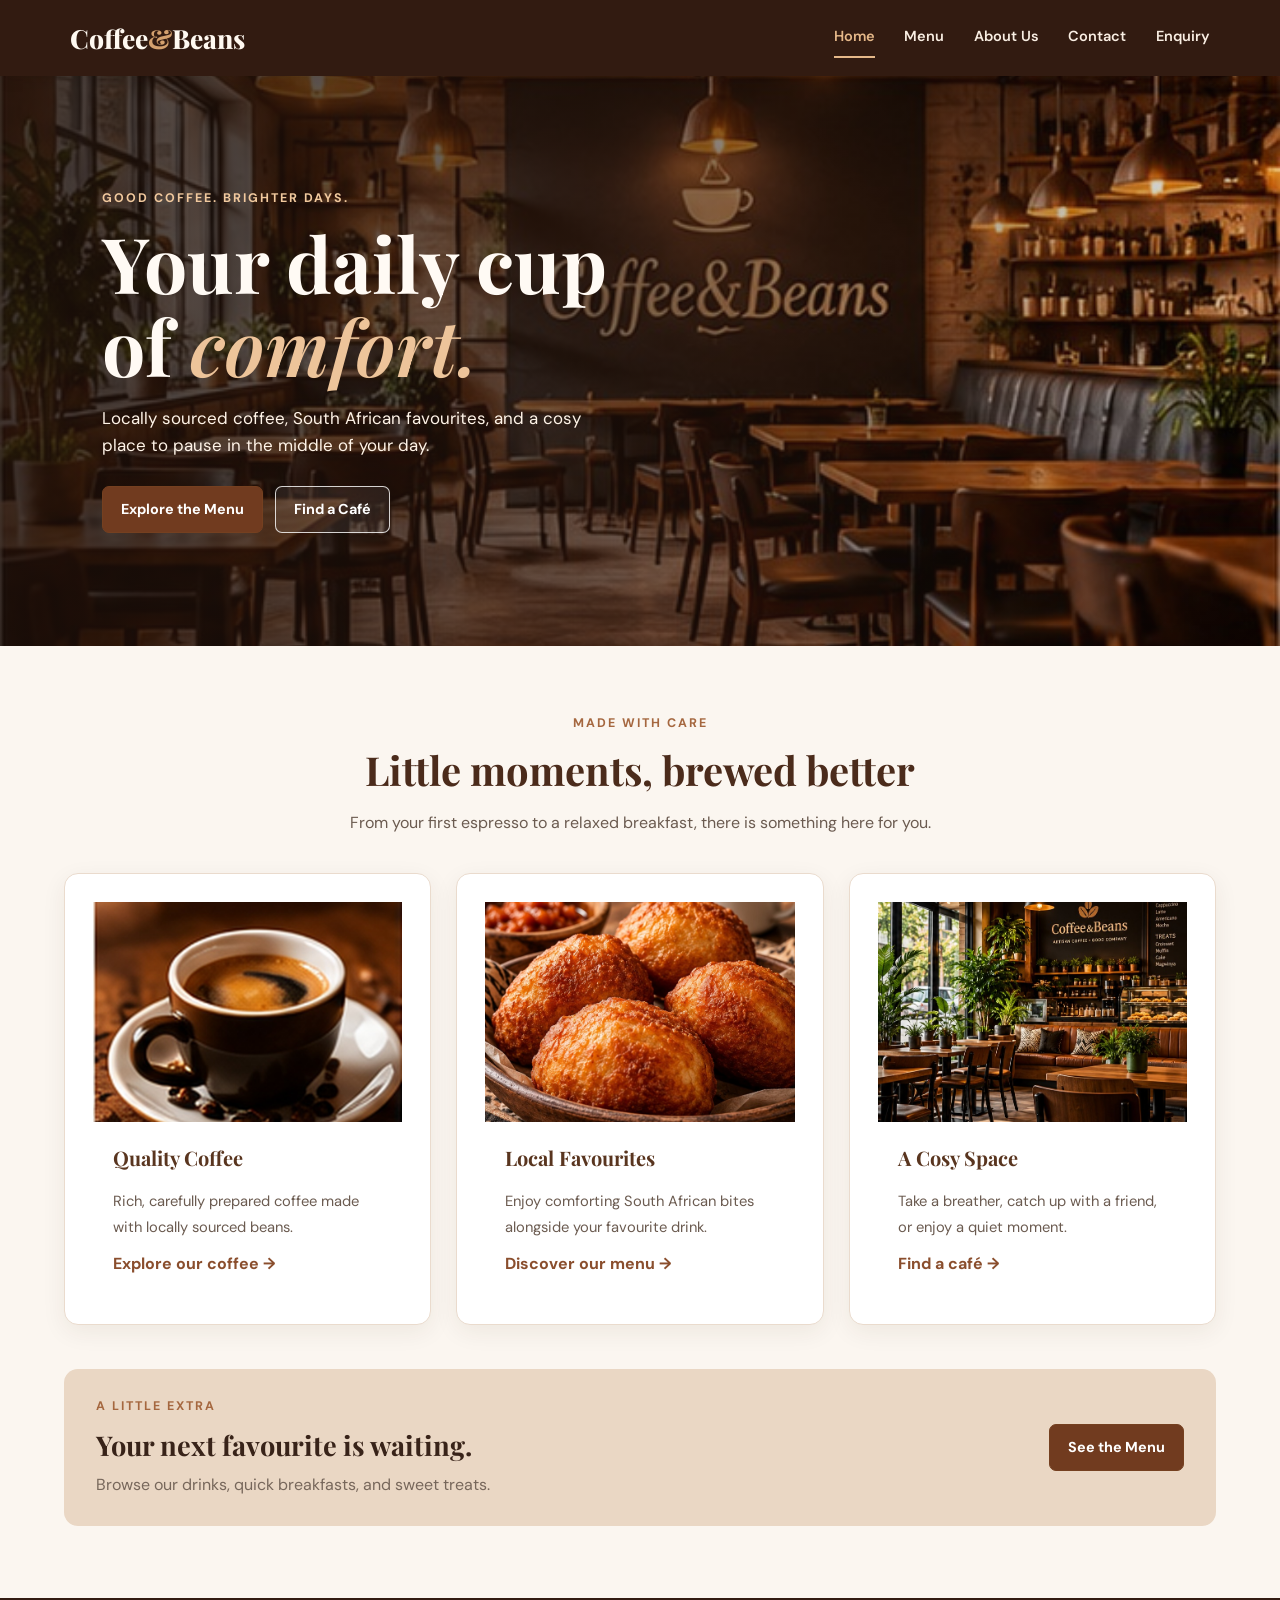
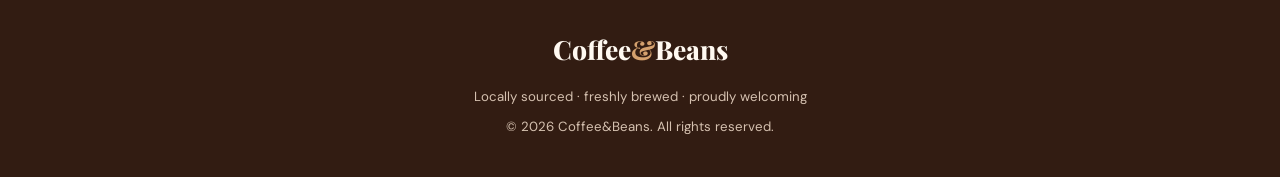
<file: index.html>
<!DOCTYPE html>
<html lang="en">

<head>
    <meta charset="UTF-8">
    <meta name="viewport" content="width=device-width, initial-scale=1.0">

    <title>Coffee&Beans | Home</title>

    <!-- Main stylesheet -->
    <link rel="stylesheet" href="css/style.css">
</head>

<body>

    <!-- ================= HEADER ================= -->

    <header class="site-header">

        <a class="logo" href="index.html">
            Coffee<span>&</span>Beans
        </a>

        <nav class="nav-links" aria-label="Main navigation">
            <a class="current" href="index.html">Home</a>
            <a href="menu.html">Menu</a>
            <a href="about_us.html">About Us</a>
            <a href="contact_us.html">Contact</a>
            <a href="enquiry.html">Enquiry</a>
        </nav>

    </header>


    <main>

        <!-- ================= HERO SECTION ================= -->

        <section class="hero">

            <div class="hero-content">

                <p class="eyebrow">
                    GOOD COFFEE. BRIGHTER DAYS.
                </p>

                <h1>
                    Your daily cup<br>
                    of <em>comfort.</em>
                </h1>

                <p class="hero-text">
                    Locally sourced coffee, South African favourites,
                    and a cosy place to pause in the middle of your day.
                </p>

                <div class="hero-buttons">

                    <a class="btn" href="menu.html">
                        Explore the Menu
                    </a>

                    <a class="btn btn-outline" href="contact_us.html">
                        Find a Café
                    </a>

                </div>

            </div>

        </section>


        <!-- ================= FEATURED SECTION ================= -->

        <section class="section container">

            <div class="section-heading">

                <p class="eyebrow">
                    MADE WITH CARE
                </p>

                <h2>Little moments, brewed better</h2>

                <p>
                    From your first espresso to a relaxed breakfast,
                    there is something here for you.
                </p>

            </div>


            <!-- FEATURE CARD GRID -->

            <div class="feature-grid">


                <!-- FEATURE 1: ESPRESSO -->

                <article class="feature-card">

                    <img
                        src="images/espresso.jpg"
                        alt="A freshly prepared cup of espresso"
                        loading="lazy"
                    >

                    <div class="feature-copy">

                        <h3>Quality Coffee</h3>

                        <p>
                            Rich, carefully prepared coffee made
                            with locally sourced beans.
                        </p>

                        <a href="menu.html" class="text-link">
                            Explore our coffee &rarr;
                        </a>

                    </div>

                </article>


                <!-- FEATURE 2: MAGWINYA -->

                <article class="feature-card">

                    <img
                        src="images/magwinya.jpg"
                        alt="Traditional South African magwinya"
                        loading="lazy"
                    >

                    <div class="feature-copy">

                        <h3>Local Favourites</h3>

                        <p>
                            Enjoy comforting South African bites
                            alongside your favourite drink.
                        </p>

                        <a href="menu.html" class="text-link">
                            Discover our menu &rarr;
                        </a>

                    </div>

                </article>


                <!-- FEATURE 3: CAFE INTERIOR -->

                <article class="feature-card">

                    <img
                        src="images/greencoffeeshop.jpg"
                        alt="A warm and welcoming coffee shop interior"
                        loading="lazy"
                    >

                    <div class="feature-copy">

                        <h3>A Cosy Space</h3>

                        <p>
                            Take a breather, catch up with a friend,
                            or enjoy a quiet moment.
                        </p>

                        <a href="contact_us.html" class="text-link">
                            Find a café &rarr;
                        </a>

                    </div>

                </article>


            </div>


            <!-- ================= PROMOTION ================= -->

            <div class="promo-strip">

                <div class="promo-copy">

                    <p class="eyebrow">
                        A LITTLE EXTRA
                    </p>

                    <h2>Your next favourite is waiting.</h2>

                    <p>
                        Browse our drinks, quick breakfasts,
                        and sweet treats.
                    </p>

                </div>

                <a class="btn" href="menu.html">
                    See the Menu
                </a>

            </div>


        </section>

    </main>


    <!-- ================= FOOTER ================= -->

    <footer class="site-footer">

        <a class="logo" href="index.html">
            Coffee<span>&</span>Beans
        </a>

        <p>
            Locally sourced &middot;
            freshly brewed &middot;
            proudly welcoming
        </p>

        <p>
            &copy; <span id="year">2026</span>
            Coffee&Beans. All rights reserved.
        </p>

    </footer>


    <!-- Automatically updates the copyright year -->

    <script>
        document.getElementById("year").textContent =
            new Date().getFullYear();
    </script>
<script src="js/script.js" defer></script>
</body>

</html>
</file>
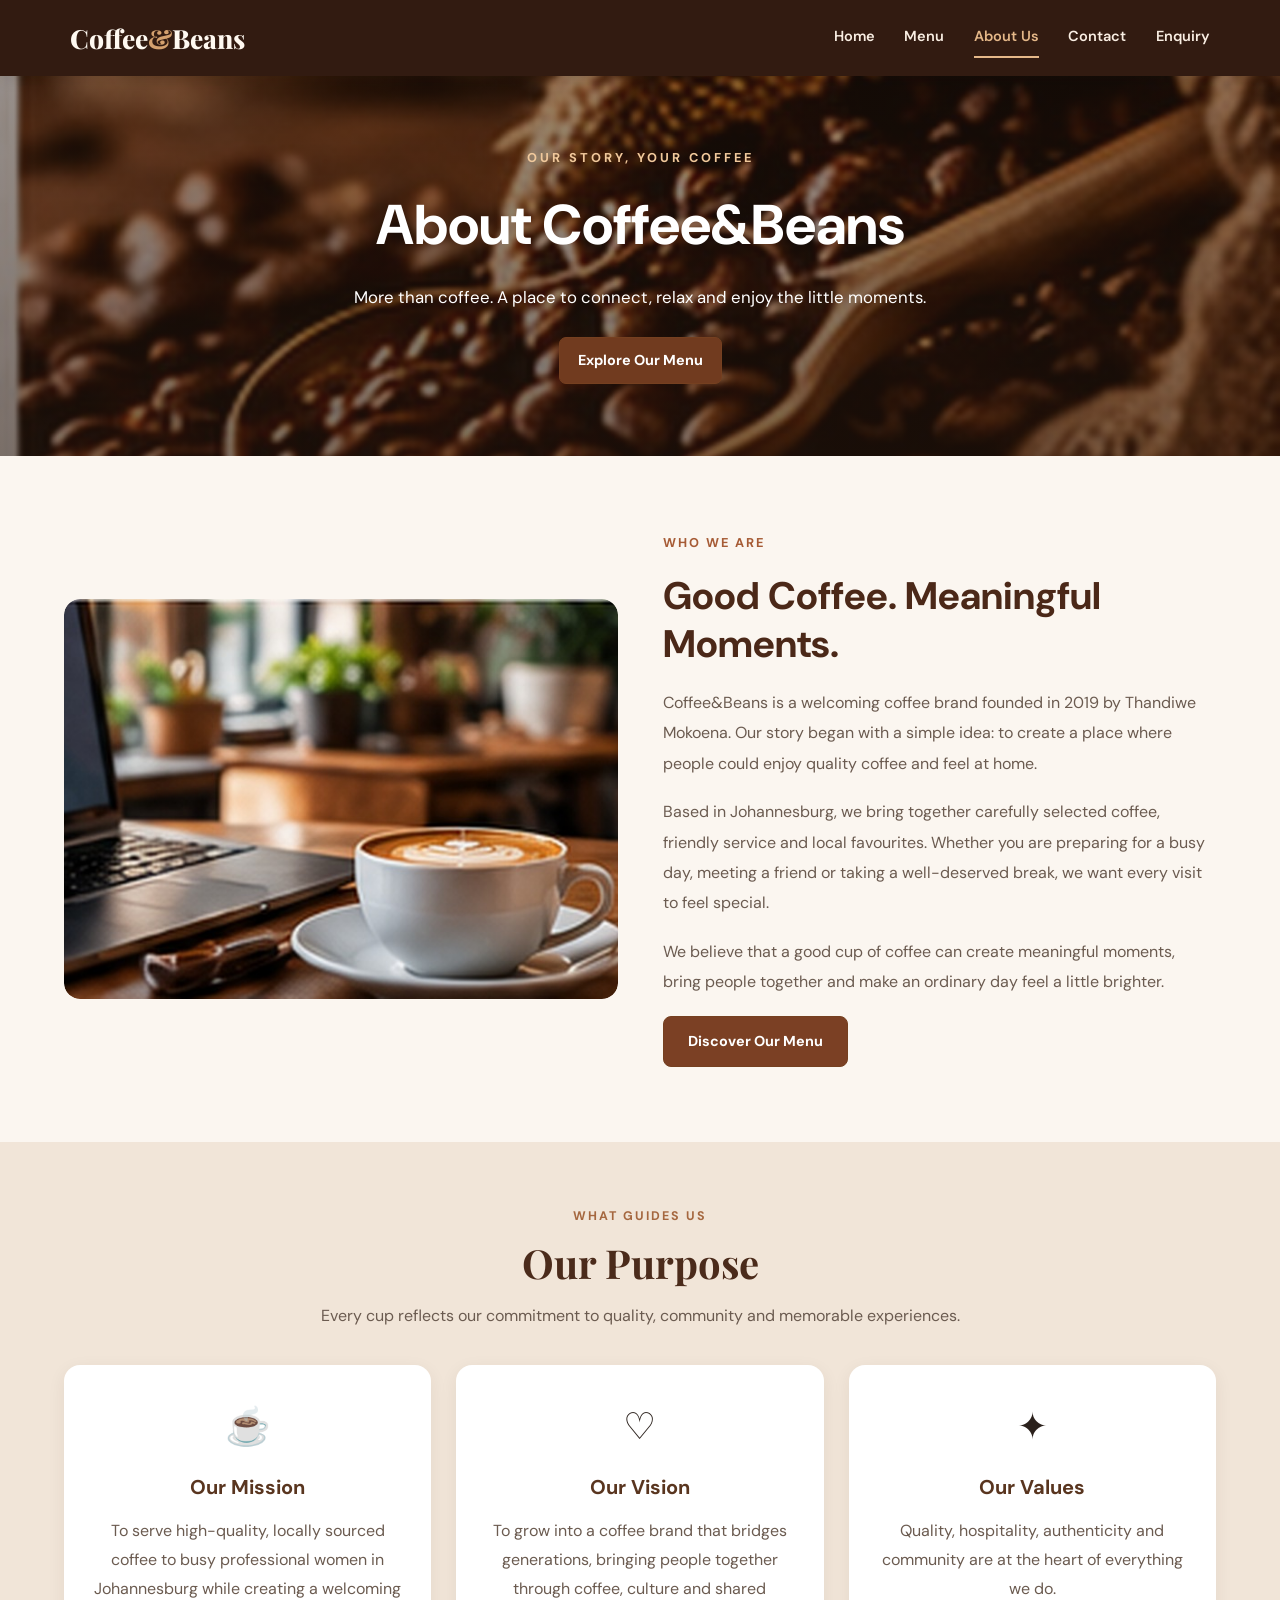
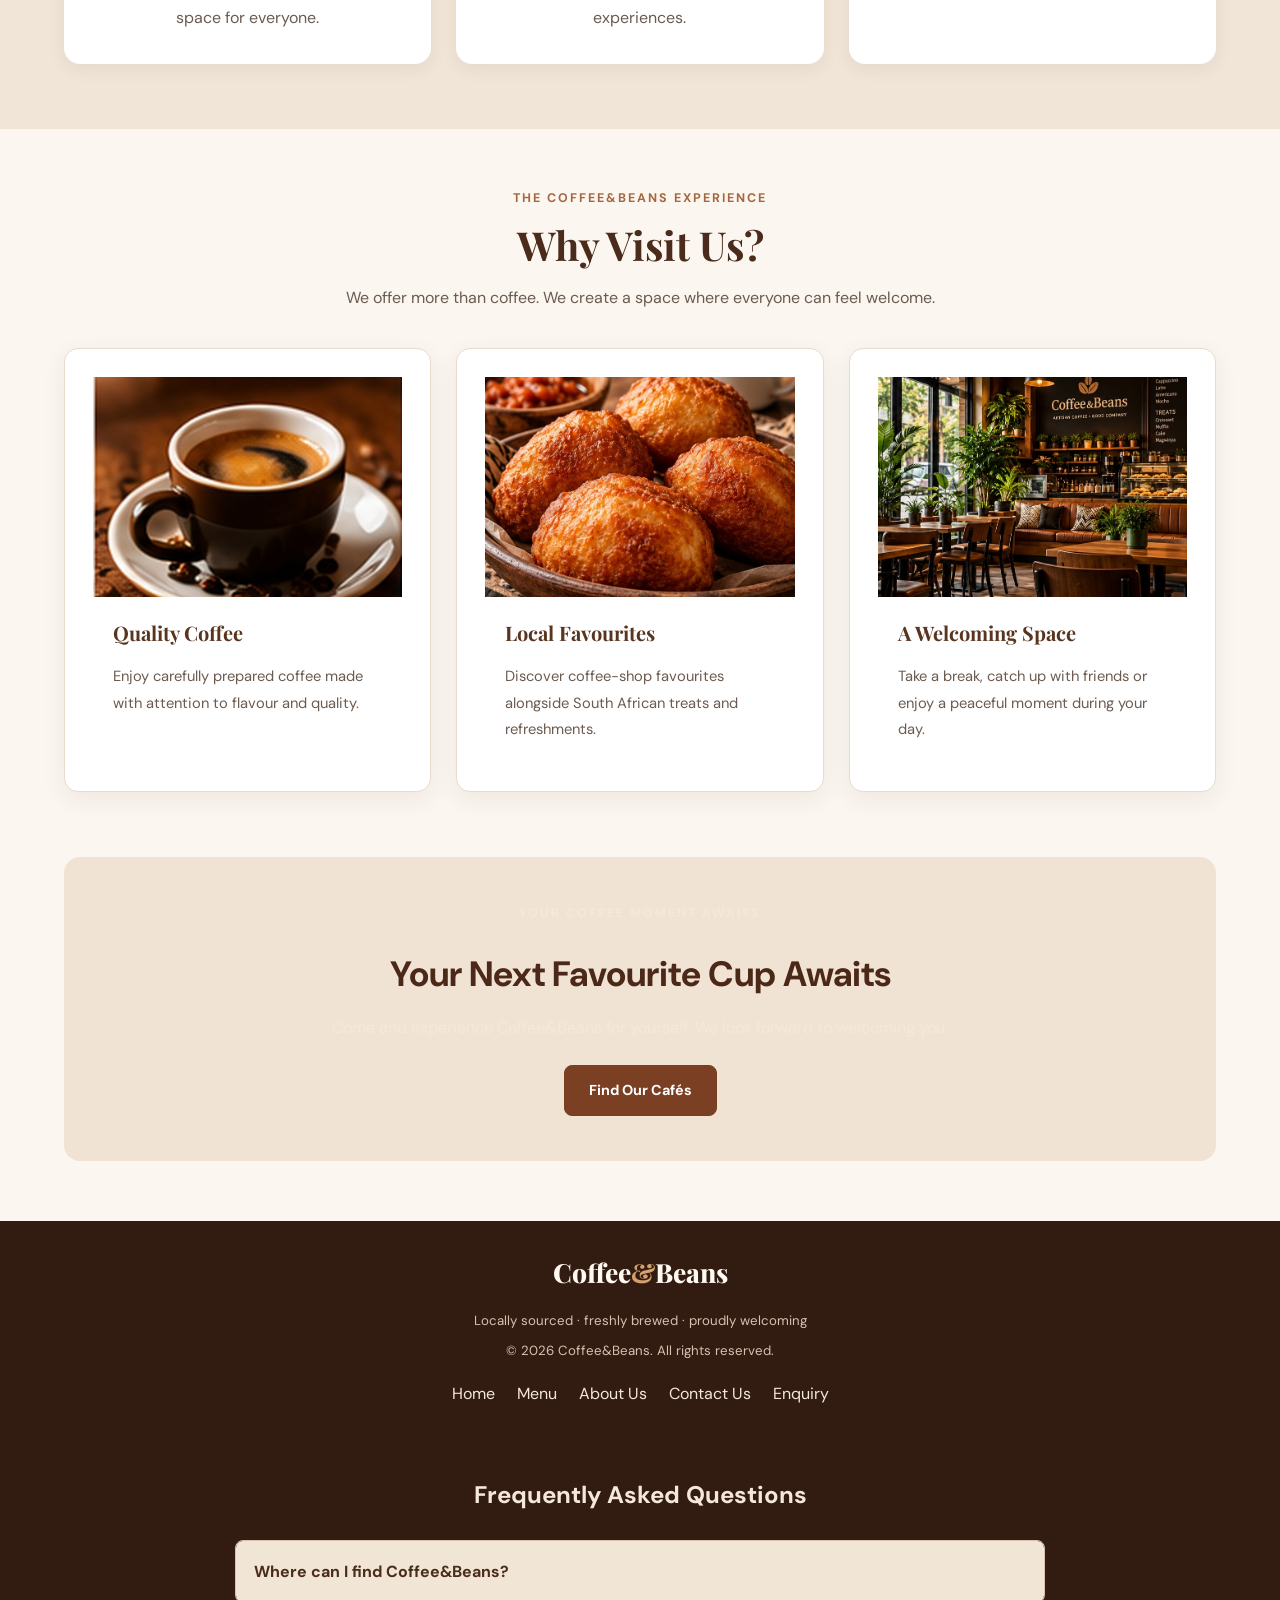
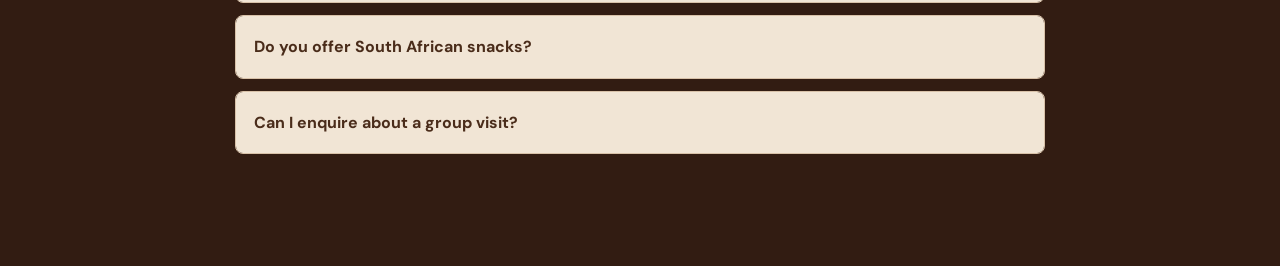
<file: about_us.html>
<!DOCTYPE html>
<html lang="en">

<head>
    <meta charset="UTF-8">
    <meta name="viewport" content="width=device-width, initial-scale=1.0">

    <title>About Us | Coffee&Beans</title>

    <link rel="stylesheet" href="css/style.css">
</head>

<body>

    <!-- Navigation -->
    <header class="site-header">

        <a href="index.html" class="logo">
            Coffee<span>&</span>Beans
        </a>

        <nav class="nav-links" aria-label="Main navigation">
            <a href="index.html">Home</a>
            <a href="menu.html">Menu</a>
            <a href="about_us.html" class="current">About Us</a>
            <a href="contact_us.html">Contact</a>
            <a href="enquiry.html">Enquiry</a>
        </nav>

    </header>

    <main>

        <!-- ABOUT US BANNER IMAGE -->
        <section class="about-hero">

            <div class="about-hero-overlay">

                <p class="eyebrow">OUR STORY, YOUR COFFEE</p>

                <h1>About Coffee&Beans</h1>

                <p>
                    More than coffee. A place to connect,
                    relax and enjoy the little moments.
                </p>

                <a href="menu.html" class="btn">
                    Explore Our Menu
                </a>

            </div>

        </section>


        <!-- INTRODUCTION WITH MAIN ABOUT IMAGE -->
        <section class="about-intro page-container">

            <div class="about-image">

                <img
                    src="images/about.jpg"
                    alt="The warm and welcoming Coffee&Beans café"
                >

            </div>

            <div class="about-text">

                <p class="eyebrow">WHO WE ARE</p>

                <h2>Good Coffee. Meaningful Moments.</h2>

                <p>
                    Coffee&Beans is a welcoming coffee brand founded
                    in 2019 by Thandiwe Mokoena. Our story began with
                    a simple idea: to create a place where people
                    could enjoy quality coffee and feel at home.
                </p>

                <p>
                    Based in Johannesburg, we bring together carefully
                    selected coffee, friendly service and local
                    favourites. Whether you are preparing for a busy
                    day, meeting a friend or taking a well-deserved
                    break, we want every visit to feel special.
                </p>

                <p>
                    We believe that a good cup of coffee can create
                    meaningful moments, bring people together and
                    make an ordinary day feel a little brighter.
                </p>

                <a href="menu.html" class="btn">
                    Discover Our Menu
                </a>

            </div>

        </section>


        <!-- MISSION, VISION AND VALUES -->
        <section class="mission-section">

            <div class="page-container">

                <div class="section-heading">

                    <p class="eyebrow">WHAT GUIDES US</p>

                    <h2>Our Purpose</h2>

                    <p>
                        Every cup reflects our commitment to quality,
                        community and memorable experiences.
                    </p>

                </div>

                <div class="purpose-grid">

                    <article class="purpose-card">

                        <div class="purpose-icon" aria-hidden="true">
                            &#9749;
                        </div>

                        <h3>Our Mission</h3>

                        <p>
                            To serve high-quality, locally sourced
                            coffee to busy professional women in
                            Johannesburg while creating a welcoming
                            space for everyone.
                        </p>

                    </article>


                    <article class="purpose-card">

                        <div class="purpose-icon" aria-hidden="true">
                            &#9825;
                        </div>

                        <h3>Our Vision</h3>

                        <p>
                            To grow into a coffee brand that bridges
                            generations, bringing people together
                            through coffee, culture and shared
                            experiences.
                        </p>

                    </article>


                    <article class="purpose-card">

                        <div class="purpose-icon" aria-hidden="true">
                            &#10022;
                        </div>

                        <h3>Our Values</h3>

                        <p>
                            Quality, hospitality, authenticity and
                            community are at the heart of everything
                            we do.
                        </p>

                    </article>

                </div>

            </div>

        </section>


        <!-- WHAT MAKES US SPECIAL -->
        <section class="about-features page-container">

            <div class="section-heading">

                <p class="eyebrow">THE COFFEE&BEANS EXPERIENCE</p>

                <h2>Why Visit Us?</h2>

                <p>
                    We offer more than coffee. We create a space
                    where everyone can feel welcome.
                </p>

            </div>


            <div class="feature-grid">

                <article class="feature-card">

                    <img
                        src="images/espresso.jpg"
                        alt="A freshly prepared cup of espresso"
                    >

                    <div class="feature-copy">

                        <h3>Quality Coffee</h3>

                        <p>
                            Enjoy carefully prepared coffee made
                            with attention to flavour and quality.
                        </p>

                    </div>

                </article>


                <article class="feature-card">

                    <img
                        src="images/magwinya.jpg"
                        alt="Traditional South African magwinya"
                    >

                    <div class="feature-copy">

                        <h3>Local Favourites</h3>

                        <p>
                            Discover coffee-shop favourites alongside
                            South African treats and refreshments.
                        </p>

                    </div>

                </article>


                <article class="feature-card">

                    <img
                        src="images/greencoffeeshop.jpg"
                        alt="A welcoming coffee shop interior"
                    >

                    <div class="feature-copy">

                        <h3>A Welcoming Space</h3>

                        <p>
                            Take a break, catch up with friends
                            or enjoy a peaceful moment during your day.
                        </p>

                    </div>

                </article>

            </div>


            <!-- CALL TO ACTION -->
            <div class="about-cta">

                <p class="eyebrow">YOUR COFFEE MOMENT AWAITS</p>

                <h2>Your Next Favourite Cup Awaits</h2>

                <p>
                    Come and experience Coffee&Beans for yourself.
                    We look forward to welcoming you.
                </p>

                <a href="contact_us.html" class="btn">
                    Find Our Cafés
                </a>

            </div>

        </section>

    </main>


    <!-- FOOTER -->
    <footer class="site-footer">

        <a href="index.html" class="logo">
            Coffee<span>&</span>Beans
        </a>

        <p>
            Locally sourced &middot; freshly brewed
            &middot; proudly welcoming
        </p>

        <p>
            &copy; <span id="year">2026</span>
            Coffee&Beans. All rights reserved.
        </p>

        <div class="footer-links">

            <a href="index.html">Home</a>
            <a href="menu.html">Menu</a>
            <a href="about_us.html">About Us</a>
            <a href="contact_us.html">Contact Us</a>
            <a href="enquiry.html">Enquiry</a>

        </div>
        <section class="faq-section">

    <h2>Frequently Asked Questions</h2>

    <div class="faq-item">

        <button
            type="button"
            class="faq-question"
            aria-expanded="false"
        >
            Where can I find Coffee&Beans?
        </button>

        <div class="faq-answer" hidden>
            <p>
                Coffee&Beans has cafés in Braamfontein
                and Melville, Johannesburg.
            </p>
        </div>

    </div>

    <div class="faq-item">

        <button
            type="button"
            class="faq-question"
            aria-expanded="false"
        >
            Do you offer South African snacks?
        </button>

        <div class="faq-answer" hidden>
            <p>
                Yes. Our menu includes magwinya and
                other light meals.
            </p>
        </div>

    </div>

    <div class="faq-item">

        <button
            type="button"
            class="faq-question"
            aria-expanded="false"
        >
            Can I enquire about a group visit?
        </button>

        <div class="faq-answer" hidden>
            <p>
                Yes. Please use our enquiry form to tell
                us about your group and requirements.
            </p>
        </div>

    </div>

</section>

    </footer>


    <!-- AUTOMATICALLY UPDATE COPYRIGHT YEAR -->
    <script>
        document.getElementById("year").textContent =
            new Date().getFullYear();
    </script>
<script src="js/script.js" defer></script>
</body>

</html>
</file>
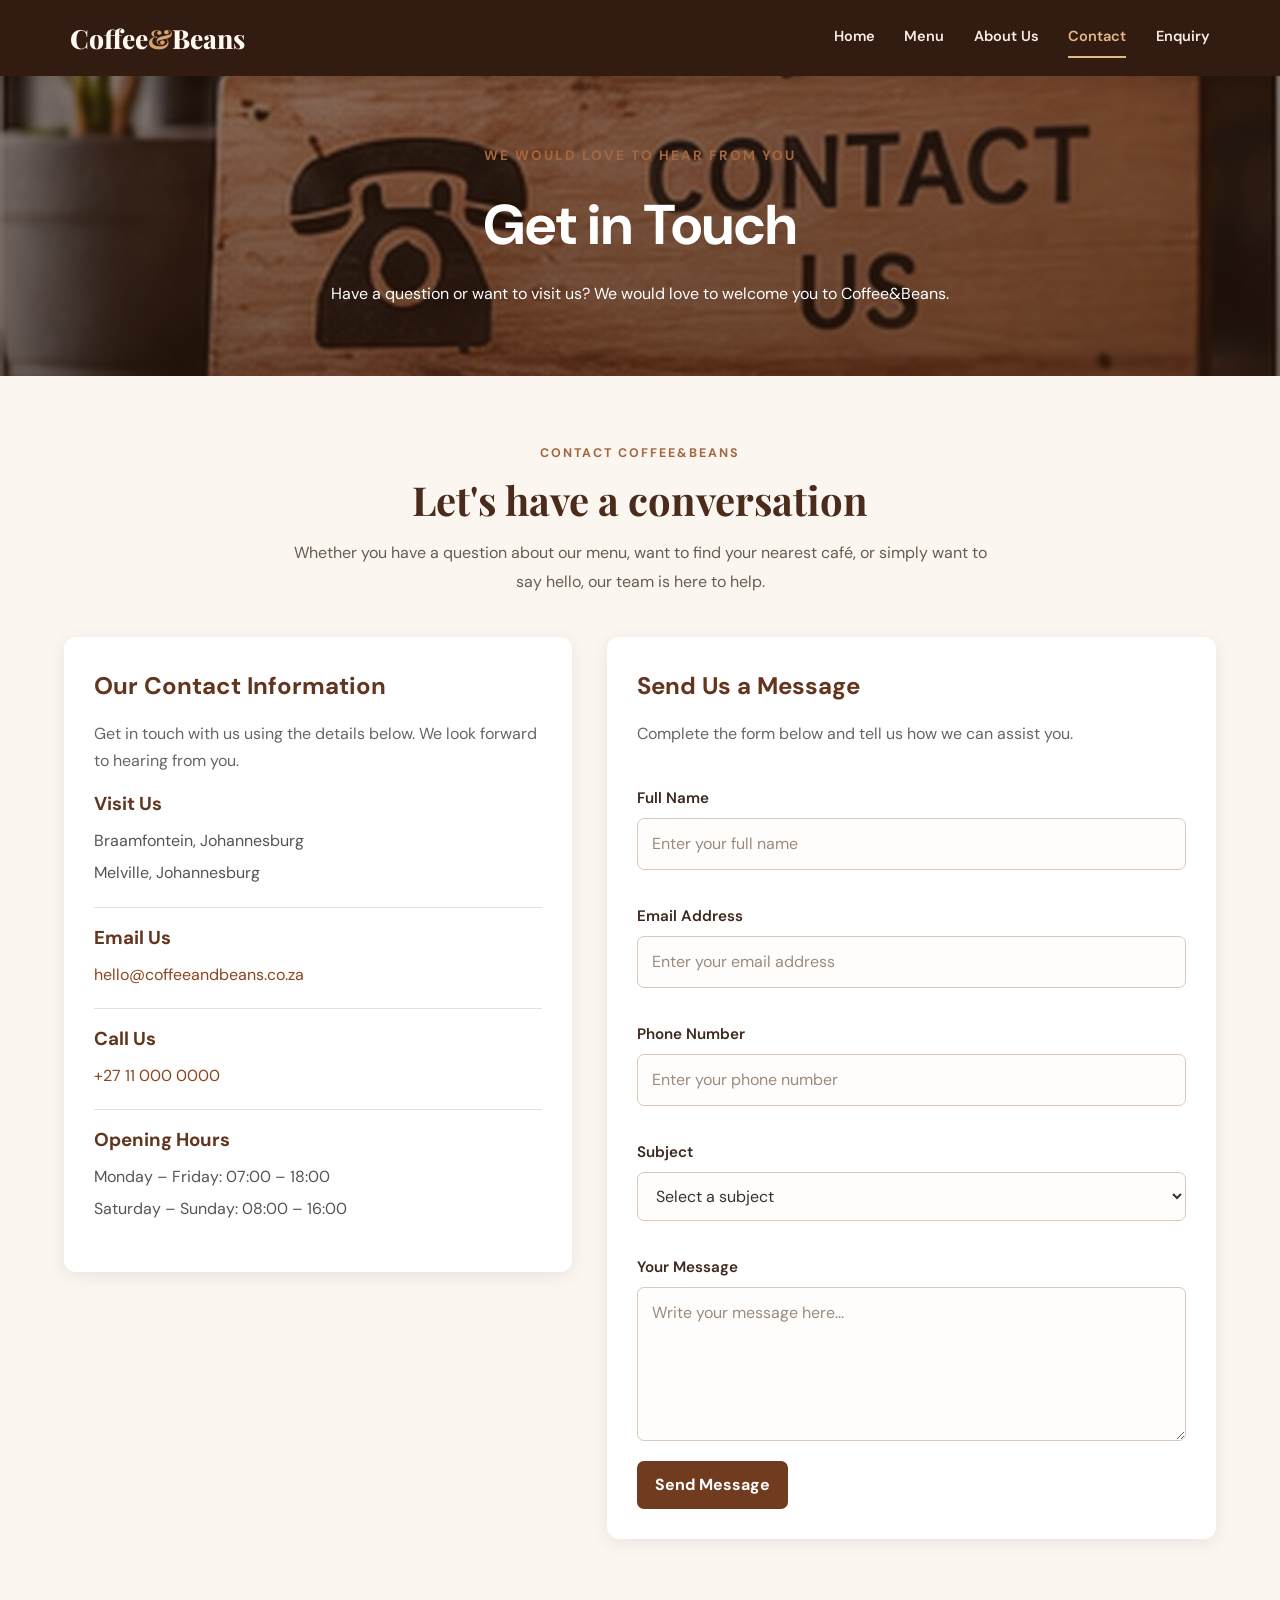
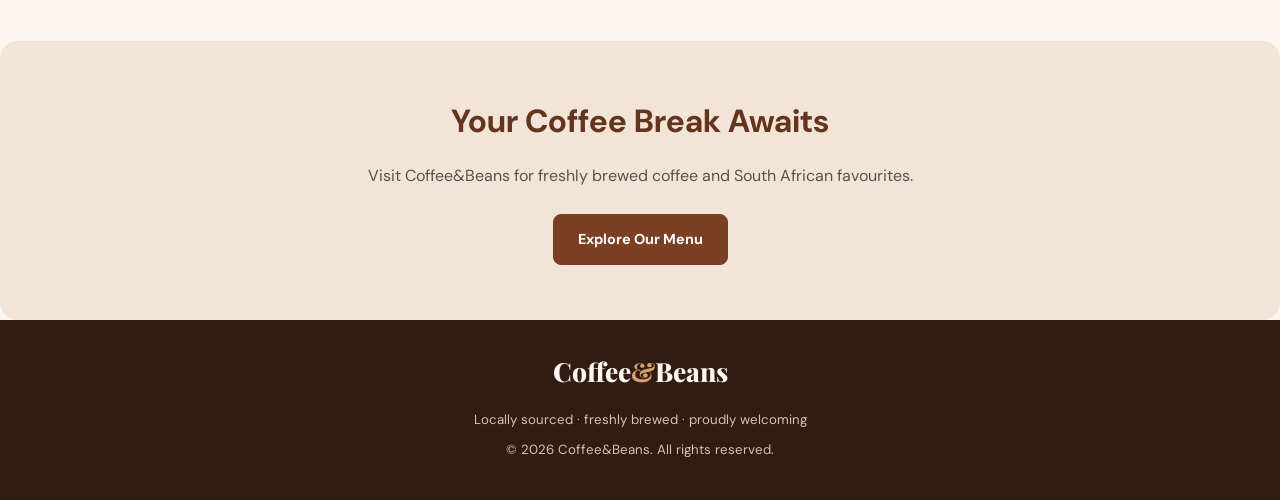
<file: contact_us.html>
<!DOCTYPE html>
<html lang="en">
<head>
    <meta charset="UTF-8">
    <meta name="viewport" content="width=device-width, initial-scale=1.0">

    <title>Coffee&Beans | Contact Us</title>

    <link rel="stylesheet" href="css/style.css">
</head>

<body>

    <!-- Website Navigation -->
    <header class="site-header">

        <a class="logo" href="index.html">
            Coffee<span>&</span>Beans
        </a>

        <nav class="nav-links" aria-label="Main navigation">
            <a href="index.html">Home</a>
            <a href="menu.html">Menu</a>
            <a href="about_us.html">About Us</a>
            <a class="current" href="contact_us.html">Contact</a>
            <a href="enquiry.html">Enquiry</a>
        </nav>

    </header>

    <main>

        <!-- Contact Banner -->
        <section class="contact-banner">

            <div class="contact-banner-content">

                <p class="eyebrow">WE WOULD LOVE TO HEAR FROM YOU</p>

                <h1>Get in Touch</h1>

                <p>
                    Have a question or want to visit us?
                    We would love to welcome you to Coffee&Beans.
                </p>

            </div>

        </section>

        <!-- Contact Introduction -->
        <section class="section container">

            <div class="section-heading">

                <p class="eyebrow">CONTACT COFFEE&BEANS</p>

                <h2>Let's have a conversation</h2>

                <p>
                    Whether you have a question about our menu,
                    want to find your nearest café, or simply want
                    to say hello, our team is here to help.
                </p>

            </div>

            <div class="contact-layout">

                <!-- Contact Information -->
                <div class="contact-information">

                    <h2>Our Contact Information</h2>

                    <p>
                        Get in touch with us using the details below.
                        We look forward to hearing from you.
                    </p>

                    <div class="contact-detail">

                        <h3>Visit Us</h3>

                        <p>
                            Braamfontein, Johannesburg
                        </p>

                        <p>
                            Melville, Johannesburg
                        </p>

                    </div>

                    <div class="contact-detail">

                        <h3>Email Us</h3>

                        <p>
                            <a href="mailto:hello@coffeeandbeans.co.za">
                                hello@coffeeandbeans.co.za
                            </a>
                        </p>

                    </div>

                    <div class="contact-detail">

                        <h3>Call Us</h3>

                        <p>
                            <a href="tel:+27110000000">
                                +27 11 000 0000
                            </a>
                        </p>

                    </div>

                    <div class="contact-detail">

                        <h3>Opening Hours</h3>

                        <p>Monday – Friday: 07:00 – 18:00</p>

                        <p>Saturday – Sunday: 08:00 – 16:00</p>

                    </div>

                </div>

                <!-- Contact Form -->
                <div class="contact-form-card">

                    <h2>Send Us a Message</h2>

                    <p>
                        Complete the form below and tell us how
                        we can assist you.
                    </p>

                    <form action="#" method="get">

                        <div class="form-group">

                            <label for="full-name">Full Name</label>

                            <input
                                type="text"
                                id="full-name"
                                name="full_name"
                                placeholder="Enter your full name"
                                required
                            >

                        </div>

                        <div class="form-group">

                            <label for="email">Email Address</label>

                            <input
                                type="email"
                                id="email"
                                name="email"
                                placeholder="Enter your email address"
                                required
                            >

                        </div>

                        <div class="form-group">

                            <label for="phone">Phone Number</label>

                            <input
                                type="tel"
                                id="phone"
                                name="phone"
                                placeholder="Enter your phone number"
                            >

                        </div>

                        <div class="form-group">

                            <label for="subject">Subject</label>

                            <select id="subject" name="subject" required>

                                <option value="">Select a subject</option>

                                <option value="menu">Menu Enquiry</option>

                                <option value="locations">Café Locations</option>

                                <option value="feedback">Feedback</option>

                                <option value="complaint">Complaint</option>

                                <option value="other">Other</option>

                            </select>

                        </div>

                        <div class="form-group">

                            <label for="message">Your Message</label>

                            <textarea
                                id="message"
                                name="message"
                                rows="5"
                                placeholder="Write your message here..."
                                required
                            ></textarea>

                        </div>
                        <p
    id="contactResponse"
    role="status"
    aria-live="polite"
    style="display: none;"
></p>

                        <button type="submit" class="btn">
                            Send Message
                        </button>

                    </form>

                </div>

            </div>

        </section>

        <!-- Closing Banner -->
        <section class="contact-cta">

            <h2>Your Coffee Break Awaits</h2>

            <p>
                Visit Coffee&Beans for freshly brewed coffee
                and South African favourites.
            </p>

            <a href="menu.html" class="btn">
                Explore Our Menu
            </a>

        </section>

    </main>

    <!-- Website Footer -->
    <footer class="site-footer">

        <a class="logo" href="index.html">
            Coffee<span>&</span>Beans
        </a>

        <p>
            Locally sourced · freshly brewed · proudly welcoming
        </p>

        <p>
            &copy; <span id="year">2026</span>
            Coffee&Beans. All rights reserved.
        </p>

    </footer>

    <script>
        document.getElementById("year").textContent =
            new Date().getFullYear();
    </script>
<script src="js/script.js" defer></script>
</body>
</html>
</file>
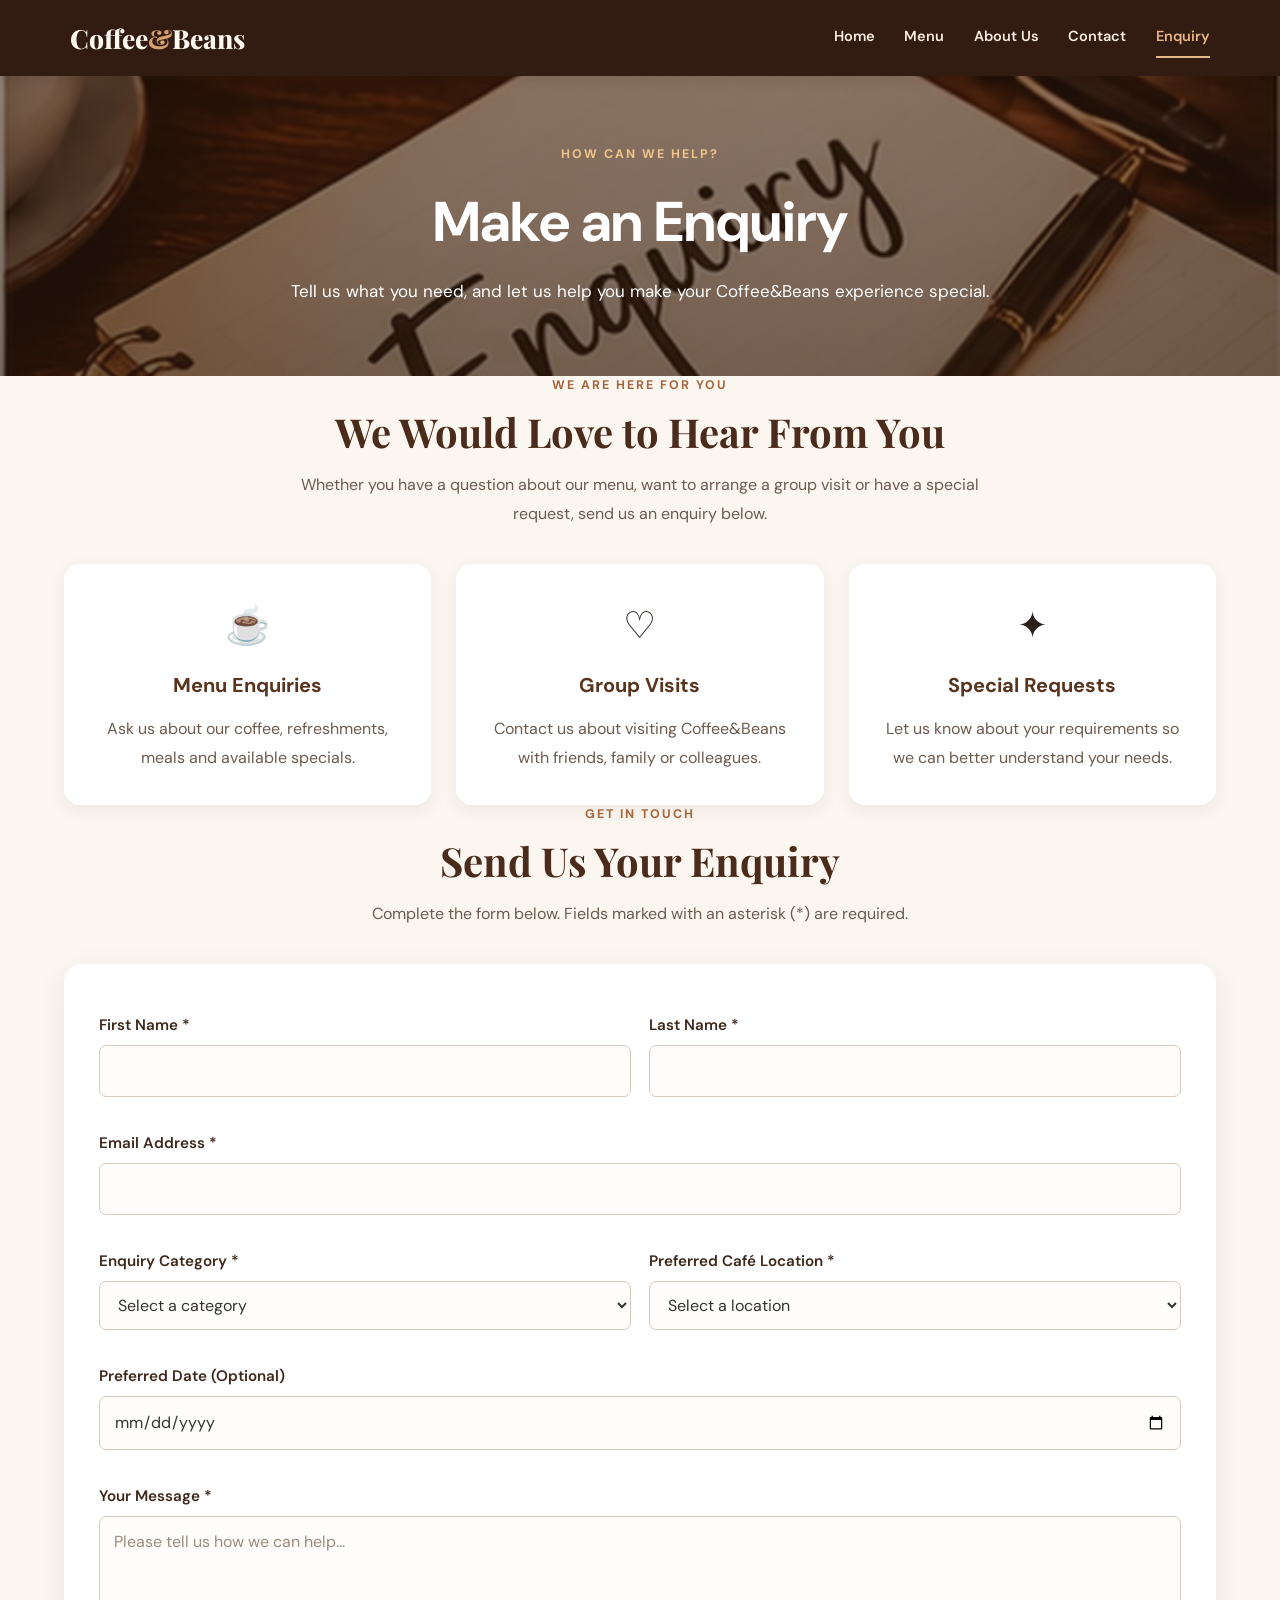
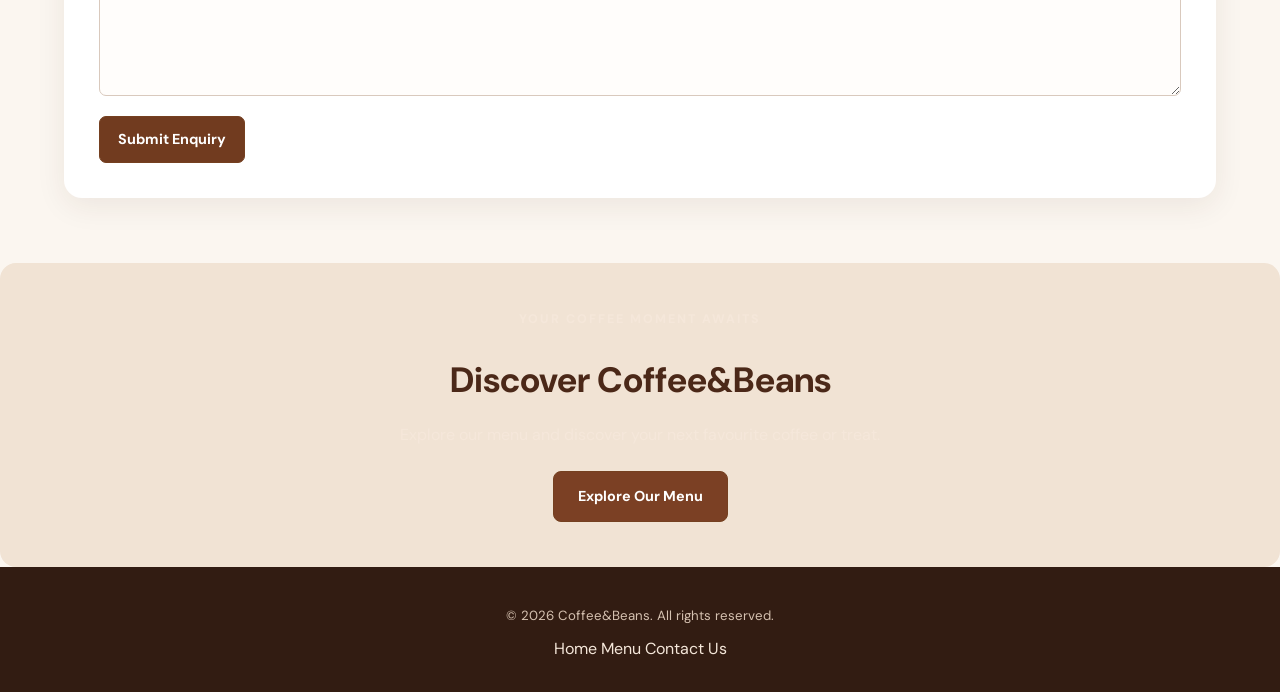
<file: enquiry.html>
<!DOCTYPE html>
<html lang="en">

<head>
    <meta charset="UTF-8">
    <meta name="viewport" content="width=device-width, initial-scale=1.0">

    <title>Enquiries | Coffee&Beans</title>

    <meta name="description" content="Contact Coffee&Beans with questions about our menu, café locations, group visits and special requests.">

    <link rel="stylesheet" href="css/style.css">
</head>

<body>

    <!-- NAVIGATION -->
    <header class="site-header">

        <a href="index.html" class="logo">
            Coffee<span>&</span>Beans
        </a>

        <nav class="nav-links" aria-label="Main navigation">
            <a href="index.html">Home</a>
            <a href="menu.html">Menu</a>
            <a href="about_us.html">About Us</a>
            <a href="contact.html">Contact</a>
            <a href="enquiry.html" class="current" aria-current="page">Enquiry</a>
        </nav>

    </header>

    <main>

        <!-- ENQUIRY BANNER -->
        <section class="inner-banner enquiry-banner">

            <div class="inner-banner-content">

                <p class="eyebrow">HOW CAN WE HELP?</p>

                <h1>Make an Enquiry</h1>

                <p>
                    Tell us what you need, and let us help you
                    make your Coffee&Beans experience special.
                </p>

            </div>

        </section>


        <!-- ENQUIRY INTRODUCTION -->
        <section class="page-container">

            <div class="section-heading">

                <p class="eyebrow">WE ARE HERE FOR YOU</p>

                <h2>We Would Love to Hear From You</h2>

                <p>
                    Whether you have a question about our menu,
                    want to arrange a group visit or have a special
                    request, send us an enquiry below.
                </p>

            </div>


            <!-- ENQUIRY INFORMATION CARDS -->
            <div class="purpose-grid">

                <article class="purpose-card">

                    <div class="purpose-icon" aria-hidden="true">
                        &#9749;
                    </div>

                    <h3>Menu Enquiries</h3>

                    <p>
                        Ask us about our coffee, refreshments,
                        meals and available specials.
                    </p>

                </article>


                <article class="purpose-card">

                    <div class="purpose-icon" aria-hidden="true">
                        &#9825;
                    </div>

                    <h3>Group Visits</h3>

                    <p>
                        Contact us about visiting Coffee&Beans
                        with friends, family or colleagues.
                    </p>

                </article>


                <article class="purpose-card">

                    <div class="purpose-icon" aria-hidden="true">
                        &#10022;
                    </div>

                    <h3>Special Requests</h3>

                    <p>
                        Let us know about your requirements
                        so we can better understand your needs.
                    </p>

                </article>

            </div>

        </section>


        <!-- ENQUIRY FORM -->
        <section class="page-container">

            <div class="section-heading">

                <p class="eyebrow">GET IN TOUCH</p>

                <h2>Send Us Your Enquiry</h2>

                <p>
                    Complete the form below. Fields marked with
                    an asterisk (*) are required.
                </p>

            </div>


            <form id="enquiryForm" class="enquiry-form">

                <div class="form-row">

                    <div class="form-group">

                        <label for="firstName">First Name *</label>

                        <input
                            type="text"
                            id="firstName"
                            name="firstName"
                            autocomplete="given-name"
                            required
                        >

                    </div>


                    <div class="form-group">

                        <label for="lastName">Last Name *</label>

                        <input
                            type="text"
                            id="lastName"
                            name="lastName"
                            autocomplete="family-name"
                            required
                        >

                    </div>

                </div>


                <div class="form-group">

                    <label for="email">Email Address *</label>

                    <input
                        type="email"
                        id="email"
                        name="email"
                        autocomplete="email"
                        required
                    >

                </div>


                <div class="form-row">

                    <div class="form-group">

                        <label for="enquiryCategory">
                            Enquiry Category *
                        </label>

                        <select
                            id="enquiryCategory"
                            name="enquiryCategory"
                            required
                        >

                            <option value="">Select a category</option>
                            <option value="Menu Enquiry">Menu Enquiry</option>
                            <option value="Group Visit">Group Visit</option>
                            <option value="Special Request">Special Request</option>
                            <option value="General Enquiry">General Enquiry</option>

                        </select>

                    </div>


                    <div class="form-group">

                        <label for="cafeLocation">
                            Preferred Café Location *
                        </label>

                        <select
                            id="cafeLocation"
                            name="cafeLocation"
                            required
                        >

                            <option value="">Select a location</option>
                            <option value="Braamfontein">Braamfontein</option>
                            <option value="Melville">Melville</option>
                            <option value="Either location">Either location</option>

                        </select>

                    </div>

                </div>


                <div class="form-group">

                    <label for="preferredDate">
                        Preferred Date (Optional)
                    </label>

                    <input
                        type="date"
                        id="preferredDate"
                        name="preferredDate"
                    >

                </div>


                <div class="form-group">

                    <label for="message">Your Message *</label>

                    <textarea
                        id="message"
                        name="message"
                        rows="6"
                        minlength="10"
                        placeholder="Please tell us how we can help..."
                        required
                    ></textarea>

                </div>


                <p
                    id="formResponse"
                    role="status"
                    aria-live="polite"
                    hidden
                ></p>


                <button type="submit" class="btn">
                    Submit Enquiry
                </button>

            </form>

        </section>


        <!-- CALL TO ACTION -->
        <section class="about-cta">

            <p class="eyebrow">YOUR COFFEE MOMENT AWAITS</p>

            <h2>Discover Coffee&Beans</h2>

            <p>
                Explore our menu and discover your next
                favourite coffee or treat.
            </p>

            <a href="menu.html" class="btn">
                Explore Our Menu
            </a>

        </section>

    </main>


    <!-- FOOTER -->
    <footer class="site-footer">

        <p>&copy; <span id="currentYear">2026</span> Coffee&Beans. All rights reserved.</p>

        <nav aria-label="Footer navigation">
            <a href="index.html">Home</a>
            <a href="menu.html">Menu</a>
            <a href="contact.html">Contact Us</a>
        </nav>

    </footer>


    <!-- JAVASCRIPT -->
    <script src="js/script.js"></script>

    <script>
        // Enquiry form validation
        document.addEventListener("DOMContentLoaded", function () {

            const form = document.getElementById("enquiryForm");
            const response = document.getElementById("formResponse");

            if (form && response) {

                form.addEventListener("submit", function (event) {

                    event.preventDefault();

                    const firstName =
                        document.getElementById("firstName").value.trim();

                    const lastName =
                        document.getElementById("lastName").value.trim();

                    const email =
                        document.getElementById("email").value.trim();

                    const category =
                        document.getElementById("enquiryCategory").value;

                    const location =
                        document.getElementById("cafeLocation").value;

                    const message =
                        document.getElementById("message").value.trim();

                    const emailPattern =
                        /^[^\s@]+@[^\s@]+\.[^\s@]+$/;

                    if (
                        !firstName ||
                        !lastName ||
                        !email ||
                        !category ||
                        !location ||
                        !message
                    ) {

                        response.textContent =
                            "Please complete all required fields.";

                        response.hidden = false;
                        return;

                    }

                    if (!emailPattern.test(email)) {

                        response.textContent =
                            "Please enter a valid email address.";

                        response.hidden = false;
                        return;

                    }

                    if (message.length < 10) {

                        response.textContent =
                            "Please enter a message containing at least 10 characters.";

                        response.hidden = false;
                        return;

                    }

                    response.textContent =
                        "Thank you, " + firstName + "! " +
                        "Your form passed validation. " +
                        "This demonstration does not send your enquiry to the café.";

                    response.hidden = false;

                    form.reset();

                });

            }

            const year = document.getElementById("currentYear");

            if (year) {
                year.textContent = new Date().getFullYear();
            }

        });
    </script>

</body>

</html>
</file>
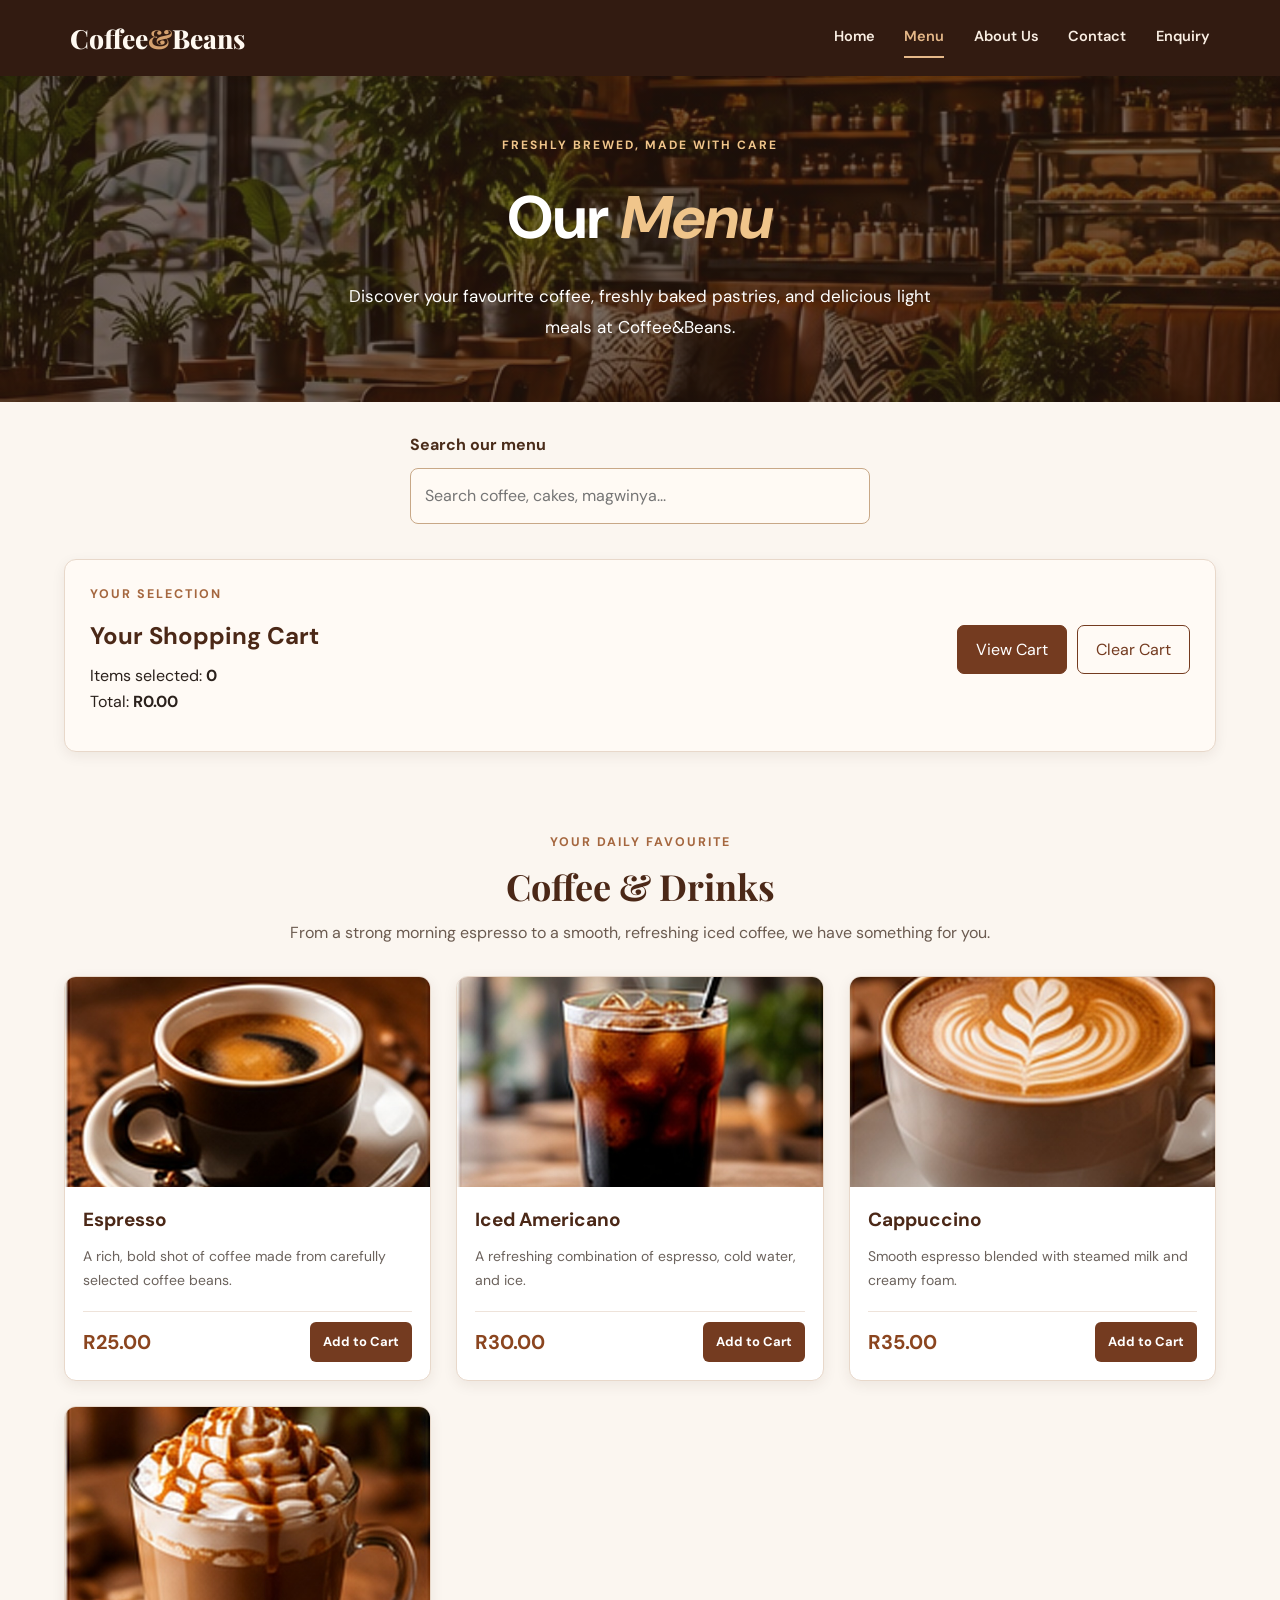
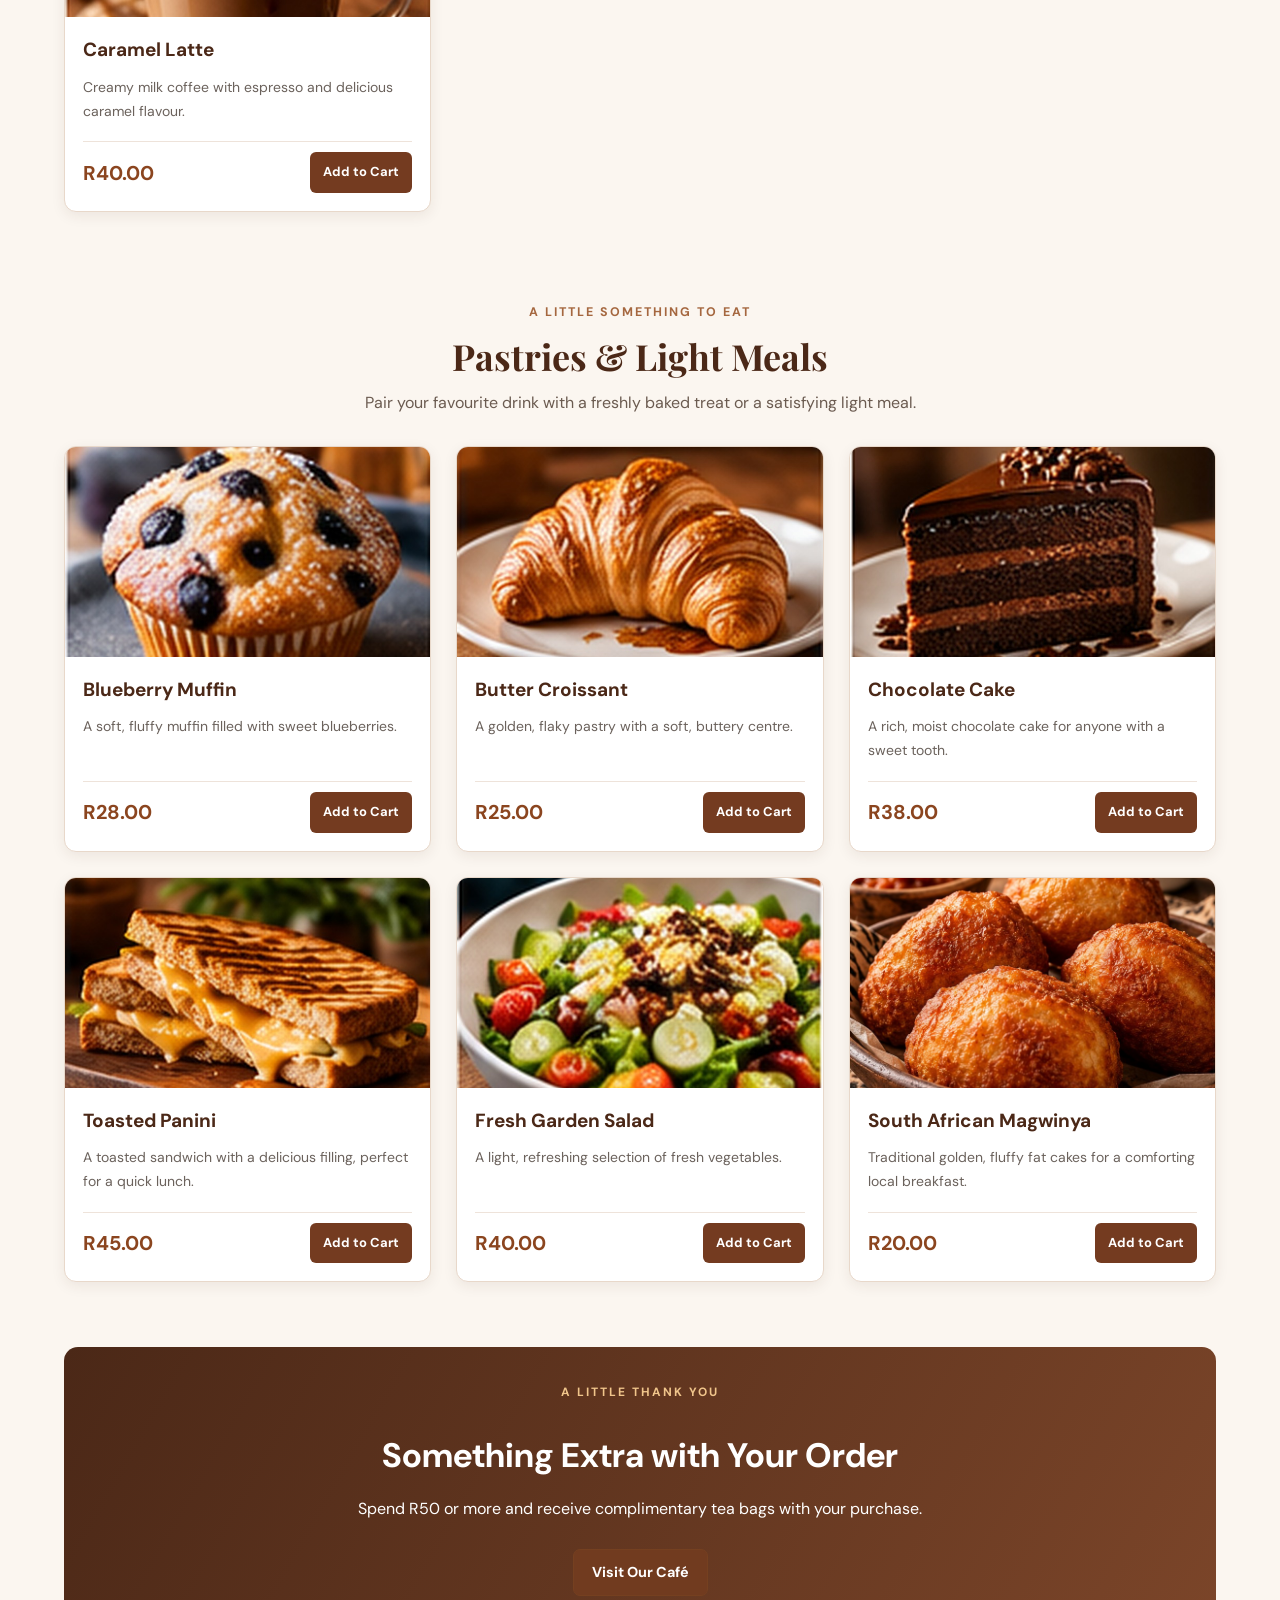
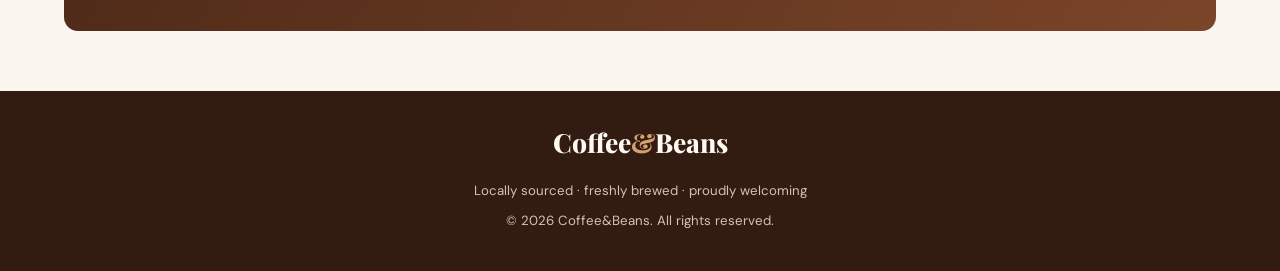
<file: menu.html>
<!DOCTYPE html>
<html lang="en">

<head>
    <meta charset="UTF-8">
    <meta name="viewport" content="width=device-width, initial-scale=1.0">

    <title>Coffee&Beans | Menu</title>

    <link rel="stylesheet" href="css/style.css">
</head>

<body>

    <!-- NAVIGATION -->
    <header class="site-header">

        <a class="logo" href="index.html">
            Coffee<span>&</span>Beans
        </a>

        <nav class="nav-links" aria-label="Main navigation">
            <a href="index.html">Home</a>
            <a class="current" href="menu.html">Menu</a>
            <a href="about_us.html">About Us</a>
            <a href="contact_us.html">Contact</a>
            <a href="enquiry.html">Enquiry</a>
        </nav>

    </header>


    <main>

        <!-- MENU HERO -->
        <section class="menu-hero">

            <div class="menu-hero-content">

                <p class="eyebrow">FRESHLY BREWED, MADE WITH CARE</p>

                <h1>Our <em>Menu</em></h1>

                <p>
                    Discover your favourite coffee, freshly baked pastries,
                    and delicious light meals at Coffee&Beans.
                </p>

            </div>

        </section>
        <div class="menu-search">
    <label for="menuSearch">Search our menu</label>

    <input
        type="search"
        id="menuSearch"
        placeholder="Search coffee, cakes, magwinya..."
        
    >
</div>


        <!-- SHOPPING CART SUMMARY -->
        <section class="cart-summary container" id="cart">

            <div class="cart-summary-content">

                <div>
                    <p class="eyebrow">YOUR SELECTION</p>
                    <h2>Your Shopping Cart</h2>

                    <p>
                        Items selected:
                        <strong id="cart-count">0</strong>
                    </p>

                    <p>
                        Total:
                        <strong id="cart-total">R0.00</strong>
                    </p>
                </div>

                <div class="cart-actions">

                    <button
                        type="button"
                        class="btn"
                        id="view-cart-button">
                        View Cart
                    </button>

                    <button
                        type="button"
                        class="btn btn-outline"
                        id="clear-cart-button">
                        Clear Cart
                    </button>

                </div>

            </div>

            <div
                id="cart-message"
                class="cart-message"
                role="status"
                aria-live="polite">
            </div>

            <div id="cart-details" hidden>

                <h3>Items in Your Cart</h3>

                <div id="cart-items"></div>

            </div>

        </section>


        <!-- COFFEE SECTION -->
        <section class="menu-section container" id="coffee">

            <div class="section-heading">

                <p class="eyebrow">YOUR DAILY FAVOURITE</p>

                <h2>Coffee & Drinks</h2>

                <p>
                    From a strong morning espresso to a smooth,
                    refreshing iced coffee, we have something for you.
                </p>

            </div>


            <div class="menu-grid">

                <!-- ESPRESSO -->
                <article class="menu-item">

                    <img
                        src="images/espresso.jpg"
                        alt="Freshly prepared espresso"
                        class="gallery-image"
                        loading="lazy">

                    <div class="menu-item-content">

                        <h3>Espresso</h3>

                        <p>
                            A rich, bold shot of coffee made from
                            carefully selected coffee beans.
                        </p>

                        <div class="menu-item-bottom">

                            <span class="price">R25.00</span>

                            <button
                                type="button"
                                class="btn add-to-cart"
                                data-name="Espresso"
                                data-price="25">
                                Add to Cart
                            </button>

                        </div>

                    </div>

                </article>


                <!-- ICED AMERICANO -->
                <article class="menu-item">

                    <img
                        src="images/iced-americano.jpg"
                        alt="Refreshing iced Americano"
                        class="gallery-image"
                        loading="lazy">

                    <div class="menu-item-content">

                        <h3>Iced Americano</h3>

                        <p>
                            A refreshing combination of espresso,
                            cold water, and ice.
                        </p>

                        <div class="menu-item-bottom">

                            <span class="price">R30.00</span>

                            <button
                                type="button"
                                class="btn add-to-cart"
                                data-name="Iced Americano"
                                data-price="30">
                                Add to Cart
                            </button>

                        </div>

                    </div>

                </article>


                <!-- CAPPUCCINO -->
                <article class="menu-item">

                    <img
                        src="images/cappuccino.jpg"
                        alt="Cappuccino topped with milk foam"
                        class="gallery-image"
                        loading="lazy">

                    <div class="menu-item-content">

                        <h3>Cappuccino</h3>

                        <p>
                            Smooth espresso blended with steamed
                            milk and creamy foam.
                        </p>

                        <div class="menu-item-bottom">

                            <span class="price">R35.00</span>

                            <button
                                type="button"
                                class="btn add-to-cart"
                                data-name="Cappuccino"
                                data-price="35">
                                Add to Cart
                            </button>

                        </div>

                    </div>

                </article>


                <!-- CARAMEL LATTE -->
                <article class="menu-item">

                    <img
                        src="images/caramel-latte.jpg"
                        alt="Creamy caramel latte"
                        class="gallery-image"
                        loading="lazy">

                    <div class="menu-item-content">

                        <h3>Caramel Latte</h3>

                        <p>
                            Creamy milk coffee with espresso
                            and delicious caramel flavour.
                        </p>

                        <div class="menu-item-bottom">

                            <span class="price">R40.00</span>

                            <button
                                type="button"
                                class="btn add-to-cart"
                                data-name="Caramel Latte"
                                data-price="40">
                                Add to Cart
                            </button>

                        </div>

                    </div>

                </article>

            </div>

        </section>


        <!-- PASTRIES AND LIGHT MEALS -->
        <section class="menu-section container" id="pastries">

            <div class="section-heading">

                <p class="eyebrow">A LITTLE SOMETHING TO EAT</p>

                <h2>Pastries & Light Meals</h2>

                <p>
                    Pair your favourite drink with a freshly baked
                    treat or a satisfying light meal.
                </p>

            </div>


            <div class="menu-grid">

                <!-- BLUEBERRY MUFFIN -->
                <article class="menu-item">

                    <img
                        src="images/blueberry-muffin.jpg"
                        alt="Freshly baked blueberry muffin"
                        class="gallery-image"
                        loading="lazy">

                    <div class="menu-item-content">

                        <h3>Blueberry Muffin</h3>

                        <p>
                            A soft, fluffy muffin filled with
                            sweet blueberries.
                        </p>

                        <div class="menu-item-bottom">

                            <span class="price">R28.00</span>

                            <button
                                type="button"
                                class="btn add-to-cart"
                                data-name="Blueberry Muffin"
                                data-price="28">
                                Add to Cart
                            </button>

                        </div>

                    </div>

                </article>


                <!-- CROISSANT -->
                <article class="menu-item">

                    <img
                        src="images/croissant.jpg"
                        alt="Golden butter croissant"
                        class="gallery-image"
                        loading="lazy">

                    <div class="menu-item-content">

                        <h3>Butter Croissant</h3>

                        <p>
                            A golden, flaky pastry with
                            a soft, buttery centre.
                        </p>

                        <div class="menu-item-bottom">

                            <span class="price">R25.00</span>

                            <button
                                type="button"
                                class="btn add-to-cart"
                                data-name="Butter Croissant"
                                data-price="25">
                                Add to Cart
                            </button>

                        </div>

                    </div>

                </article>


                <!-- CHOCOLATE CAKE -->
                <article class="menu-item">

                    <img
                        src="images/chocolate-cake.jpg"
                        alt="Rich chocolate cake"
                        class="gallery-image"
                        loading="lazy">

                    <div class="menu-item-content">

                        <h3>Chocolate Cake</h3>

                        <p>
                            A rich, moist chocolate cake
                            for anyone with a sweet tooth.
                        </p>

                        <div class="menu-item-bottom">

                            <span class="price">R38.00</span>

                            <button
                                type="button"
                                class="btn add-to-cart"
                                data-name="Chocolate Cake"
                                data-price="38">
                                Add to Cart
                            </button>

                        </div>

                    </div>

                </article>


                <!-- PANINI -->
                <article class="menu-item">

                    <img
                        src="images/panini.jpg"
                        alt="Toasted panini sandwich"
                        class="gallery-image"
                        loading="lazy">

                    <div class="menu-item-content">

                        <h3>Toasted Panini</h3>

                        <p>
                            A toasted sandwich with a delicious
                            filling, perfect for a quick lunch.
                        </p>

                        <div class="menu-item-bottom">

                            <span class="price">R45.00</span>

                            <button
                                type="button"
                                class="btn add-to-cart"
                                data-name="Toasted Panini"
                                data-price="45">
                                Add to Cart
                            </button>

                        </div>

                    </div>

                </article>


                <!-- SALAD -->
                <article class="menu-item">

                    <img
                        src="images/salad.jpg"
                        alt="Fresh garden salad"
                        class="gallery-image"
                        loading="lazy">

                    <div class="menu-item-content">

                        <h3>Fresh Garden Salad</h3>

                        <p>
                            A light, refreshing selection
                            of fresh vegetables.
                        </p>

                        <div class="menu-item-bottom">

                            <span class="price">R40.00</span>

                            <button
                                type="button"
                                class="btn add-to-cart"
                                data-name="Fresh Garden Salad"
                                data-price="40">
                                Add to Cart
                            </button>

                        </div>

                    </div>

                </article>


                <!-- MAGWINYA -->
                <article class="menu-item">

                    <img
                        src="images/magwinya.jpg"
                        alt="Traditional South African magwinya"
                        class="gallery-image"
                        loading="lazy">

                    <div class="menu-item-content">

                        <h3>South African Magwinya</h3>

                        <p>
                            Traditional golden, fluffy fat cakes
                            for a comforting local breakfast.
                        </p>

                        <div class="menu-item-bottom">

                            <span class="price">R20.00</span>

                            <button
                                type="button"
                                class="btn add-to-cart"
                                data-name="South African Magwinya"
                                data-price="20">
                                Add to Cart
                            </button>

                        </div>

                    </div>

                </article>

            </div>

        </section>


        <!-- SPECIAL OFFER -->
        <section class="menu-promo container">

            <div class="menu-promo-content">

                <p class="eyebrow">A LITTLE THANK YOU</p>

                <h2>Something Extra with Your Order</h2>

                <p>
                    Spend R50 or more and receive complimentary
                    tea bags with your purchase.
                </p>

                <a class="btn" href="contact_us.html">
                    Visit Our Café
                </a>

            </div>

        </section>

    </main>


    <!-- FOOTER -->
    <footer class="site-footer">

        <a class="logo" href="index.html">
            Coffee<span>&</span>Beans
        </a>

        <p>
            Locally sourced · freshly brewed · proudly welcoming
        </p>

        <p>
            &copy; <span id="year">2026</span>
            Coffee&Beans. All rights reserved.
        </p>

    </footer>


    <!-- SHOPPING CART JAVASCRIPT -->
    <script>

        // Store cart items.
        // Each product has a name, price and quantity.
        let cart = {};

        const cartCount = document.getElementById("cart-count");
        const cartTotal = document.getElementById("cart-total");
        const cartMessage = document.getElementById("cart-message");
        const cartDetails = document.getElementById("cart-details");
        const cartItems = document.getElementById("cart-items");

        // Add a product to the cart.
        document.querySelectorAll(".add-to-cart").forEach(button => {

            button.addEventListener("click", function () {

                const name = this.dataset.name;
                const price = Number(this.dataset.price);

                if (cart[name]) {
                    cart[name].quantity++;
                } else {
                    cart[name] = {
                        price: price,
                        quantity: 1
                    };
                }

                updateCart();

                cartMessage.textContent =
                    name + " added to your cart.";

            });

        });


        // Update the cart count, total and item list.
        function updateCart() {

            let totalItems = 0;
            let totalPrice = 0;

            cartItems.innerHTML = "";

            for (const name in cart) {

                const item = cart[name];

                totalItems += item.quantity;
                totalPrice += item.price * item.quantity;

                const row = document.createElement("div");
                row.className = "cart-row";

                const productName = document.createElement("span");

                productName.textContent =
                    name + " × " + item.quantity;

                const productPrice = document.createElement("strong");

                productPrice.textContent =
                    "R" + (item.price * item.quantity).toFixed(2);

                const removeButton = document.createElement("button");

                removeButton.type = "button";
                removeButton.className = "cart-remove";
                removeButton.textContent = "Remove one";

                removeButton.addEventListener("click", function () {

                    cart[name].quantity--;

                    if (cart[name].quantity <= 0) {
                        delete cart[name];
                    }

                    updateCart();

                    cartMessage.textContent =
                        name + " updated in your cart.";

                });

                row.appendChild(productName);
                row.appendChild(productPrice);
                row.appendChild(removeButton);

                cartItems.appendChild(row);

            }

            cartCount.textContent = totalItems;
            cartTotal.textContent = "R" + totalPrice.toFixed(2);

            if (totalItems === 0) {

                cartItems.innerHTML =
                    "<p>Your cart is empty.</p>";

            }

        }


        // Show or hide the cart details.
        document.getElementById("view-cart-button")
            .addEventListener("click", function () {

                cartDetails.hidden = !cartDetails.hidden;

                this.textContent = cartDetails.hidden
                    ? "View Cart"
                    : "Hide Cart";

                if (!cartDetails.hidden) {
                    updateCart();
                    cartDetails.scrollIntoView({
                        behavior: "smooth",
                        block: "nearest"
                    });
                }

            });


        // Clear all products from the cart.
        document.getElementById("clear-cart-button")
            .addEventListener("click", function () {

                cart = {};

                updateCart();

                cartDetails.hidden = false;

                document.getElementById("view-cart-button")
                    .textContent = "View Cart";

                cartMessage.textContent =
                    "Your cart has been cleared.";

            });


        // Set the current year in the footer.
        document.getElementById("year").textContent =
            new Date().getFullYear();

        // Display the initial empty cart.
        updateCart();

    </script>
<script src="js/script.js" defer></script>
</body>

</html>
</file>
<file: css/style.css>
/* =========================================
   COFFEE&BEANS WEBSITE
   Shared CSS for Home, Menu and Contact
========================================= */

/* 1. General styles */

@import url('https://fonts.googleapis.com/css2?family=DM+Sans:wght@400;500;600;700&family=Playfair+Display:wght@600;700;800&display=swap');

* {
    box-sizing: border-box;
    margin: 0;
    padding: 0;
}

html {
    scroll-behavior: smooth;
}

body {
    font-family: 'DM Sans', Arial, sans-serif;
    color: #2b211c;
    background: #fbf6f0;
    line-height: 1.6;
}

img {
    display: block;
    width: 100%;
}

a {
    color: inherit;
    text-decoration: none;
}

button,
input,
select,
textarea {
    font: inherit;
}

button,
a {
    -webkit-tap-highlight-color: transparent;
}


/* 2. Navigation bar */

.site-header {
    min-height: 76px;
    padding: 14px 5.5%;
    display: flex;
    align-items: center;
    justify-content: space-between;
    gap: 24px;
    background: #321b11;
    color: #fff9f1;
    position: relative;
    z-index: 5;
    box-shadow: 0 3px 14px rgba(30, 17, 10, 0.12);
}

.logo {
    font-family: 'Playfair Display', Georgia, serif;
    font-weight: 800;
    font-size: 1.65rem;
    white-space: nowrap;
}

.logo span {
    color: #d5a16e;
}

.nav-links {
    display: flex;
    flex-wrap: wrap;
    align-items: center;
    gap: clamp(12px, 2.3vw, 30px);
}

.nav-links a {
    font-size: 0.91rem;
    font-weight: 600;
    color: #f9eee3;
    padding: 7px 0;
    border-bottom: 2px solid transparent;
    transition: color 0.2s ease;
}

.nav-links a:hover,
.nav-links a.current {
    color: #e5b889;
    border-bottom-color: #e5b889;
}


/* 3. Homepage hero section */

.hero {
    min-height: 570px;
    display: flex;
    align-items: center;
    padding: 70px 8%;
    color: white;

    background:
        linear-gradient(
            90deg,
            rgba(28, 15, 9, 0.83) 0%,
            rgba(36, 19, 11, 0.61) 48%,
            rgba(36, 19, 11, 0.10) 100%
        ),
        url('../images/hero-bg.jpg') center / cover no-repeat,
        #62402b;
}

.hero-content {
    max-width: 590px;
}

.eyebrow {
    color: #a5673d;
    font-size: 0.75rem;
    font-weight: 700;
    letter-spacing: 0.16em;
    text-transform: uppercase;
    margin-bottom: 10px;
}

.hero .eyebrow,
.page-banner .eyebrow {
    color: #f1c99e;
}

.hero h1,
.page-banner h1 {
    font-family: 'Playfair Display', Georgia, serif;
    font-size: clamp(2.7rem, 6vw, 4.8rem);
    line-height: 1.08;
    margin: 10px 0 18px;
    color: #fffaf4;
}

.hero h1 em {
    color: #edc49a;
    font-weight: 600;
}

.hero-text {
    max-width: 500px;
    color: #fff4e8;
    font-size: 1.06rem;
    margin-bottom: 26px;
}

.hero-buttons {
    display: flex;
    flex-wrap: wrap;
    gap: 12px;
}


/* 4. Buttons */

.btn {
    display: inline-flex;
    justify-content: center;
    align-items: center;
    gap: 8px;
    border: 1px solid #754020;
    border-radius: 7px;
    background: #713b1f;
    color: white;
    padding: 11px 18px;
    font-weight: 700;
    font-size: 0.9rem;
    cursor: pointer;

    transition:
        background 0.2s ease,
        transform 0.2s ease,
        box-shadow 0.2s ease;
}

.btn:hover {
    background: #512812;
    transform: translateY(-2px);
    box-shadow: 0 5px 13px rgba(60, 32, 17, 0.16);
}

.btn-outline {
    color: white;
    border-color: rgba(255, 255, 255, 0.8);
    background: rgba(255, 255, 255, 0.08);
}

.btn-outline:hover {
    background: rgba(255, 255, 255, 0.18);
}

.btn-full {
    width: 100%;
    margin-top: 8px;
}


/* 5. General section layout */

.container {
    width: min(1160px, 90%);
    margin-inline: auto;
}

.section {
    padding-top: 68px;
    padding-bottom: 72px;
}

.section-soft {
    background: #f1e5d8;
}

.section-heading {
    text-align: center;
    max-width: 650px;
    margin: 0 auto 32px;
}

.section-heading h2,
.contact-details h2,
.form-card h2,
.promo-strip h2 {
    font-family: 'Playfair Display', Georgia, serif;
    color: #382319;
    font-size: clamp(1.8rem, 3vw, 2.55rem);
    line-height: 1.2;
    margin-bottom: 10px;
}

.section-heading > p:last-child,
.muted {
    color: #76665a;
}


/* 6. Homepage feature cards */

.feature-grid {
    display: grid;
    grid-template-columns: repeat(3, minmax(0, 1fr));
    gap: 22px;
}

.feature-card,
.menu-card,
.location-card,
.form-card {
    background: #fff;
    border: 1px solid #eadfd4;
    border-radius: 13px;
    overflow: hidden;
    box-shadow: 0 7px 24px rgba(61, 36, 20, 0.07);
}

.feature-card img {
    height: 220px;
    object-fit: cover;
}

.feature-copy {
    padding: 20px;
}

.feature-copy h3,
.menu-card h3,
.location-card h3 {
    color: #382319;
    font-family: 'Playfair Display', Georgia, serif;
    font-size: 1.2rem;
    margin-bottom: 7px;
}

.feature-copy p,
.menu-card p {
    color: #77675b;
    font-size: 0.92rem;
}


/* 7. Homepage promotional section */

.promo-strip {
    margin-top: 44px;
    padding: 28px 32px;
    border-radius: 14px;

    display: flex;
    align-items: center;
    justify-content: space-between;
    gap: 20px;

    background: #ead7c4;
}

.promo-strip h2 {
    font-size: 1.7rem;
}

.promo-strip p:last-child {
    color: #77675b;
}


/* 8. Menu and contact page banners */

.page-banner {
    min-height: 250px;
    display: grid;
    place-items: center;
    text-align: center;
    padding: 50px 6%;
    color: white;

    background:
        linear-gradient(
            rgba(37, 20, 12, 0.64),
            rgba(37, 20, 12, 0.67)
        ),
        url('../images/hero-bg.jpg') center / cover no-repeat,
        #68442d;
}

.page-banner h1 {
    font-size: clamp(2.5rem, 5vw, 3.8rem);
    margin: 4px 0 8px;
}

.page-banner p:not(.eyebrow) {
    color: #fff3e8;
}


/* 9. Menu product grid */

.menu-grid {
    display: grid;
    grid-template-columns: repeat(4, minmax(0, 1fr));
    gap: 20px;
    align-items: stretch;
}

.menu-grid-small {
    grid-template-columns: repeat(3, minmax(0, 1fr));
}

.menu-card {
    position: relative;
    display: flex;
    flex-direction: column;
    min-width: 0;

    transition:
        transform 0.2s ease,
        box-shadow 0.2s ease;
}

.menu-card:hover {
    transform: translateY(-5px);
    box-shadow: 0 12px 28px rgba(61, 36, 20, 0.13);
}

.menu-card > img {
    height: 190px;
    object-fit: cover;
    background: #e8d8c9;
}

.menu-card-body {
    padding: 17px;
    display: flex;
    flex-direction: column;
    flex: 1;
}

.badge {
    align-self: flex-start;
    border-radius: 20px;
    background: #f3e2bd;
    color: #765126;
    padding: 4px 9px;
    font-size: 0.63rem;
    font-weight: 700;
    letter-spacing: 0.06em;
    margin-bottom: 10px;
}

.menu-card h3 {
    margin-bottom: 7px;
}

.menu-card p {
    flex: 1;
    min-height: 48px;
}

.menu-card-bottom {
    margin-top: 17px;
    display: flex;
    align-items: center;
    justify-content: space-between;
    gap: 10px;
}

.menu-card-bottom strong {
    color: #713b1f;
    font-size: 1.15rem;
    white-space: nowrap;
}

.menu-card-bottom .btn {
    padding: 9px 11px;
    font-size: 0.78rem;
}

.order-note {
    margin-top: 24px;
    padding: 14px 18px;
    background: #fff;
    border: 1px solid #eadfd4;
    border-radius: 8px;
    color: #6b4a34;
    text-align: center;
}


/* 10. Contact page layout */

.contact-banner {
    background-image:
        linear-gradient(
            rgba(37, 20, 12, 0.72),
            rgba(37, 20, 12, 0.70)
        ),
        url('../images/cafe.jpg');
}

.contact-layout {
    display: grid;
    grid-template-columns: 0.95fr 1.05fr;
    gap: 38px;
    align-items: start;
}

.contact-details {
    padding-top: 8px;
}

.contact-details h2,
.form-card h2 {
    margin-bottom: 12px;
}

.contact-details > .muted {
    margin-bottom: 24px;
}


/* 11. Café location cards */

.location-card {
    padding: 20px;
    margin-top: 15px;
}

.location-card p {
    color: #76665a;
    margin: 4px 0;
    font-size: 0.92rem;
}

.text-link {
    display: inline-block;
    margin-top: 10px;
    color: #7a3f20;
    font-weight: 700;
}

.text-link:hover {
    text-decoration: underline;
}


/* 12. Contact details */

.contact-quick {
    display: flex;
    flex-wrap: wrap;
    gap: 30px;
    margin-top: 24px;
}

.contact-quick a {
    color: #7a3f20;
}

.small-note {
    font-size: 0.78rem;
    color: #88796e;
    margin-top: 15px;
}


/* 13. Contact form */

.form-card {
    padding: clamp(22px, 4vw, 34px);
}

.form-card .muted {
    margin-bottom: 22px;
}

form label {
    display: block;
    margin: 14px 0 6px;
    font-size: 0.9rem;
    font-weight: 700;
    color: #473226;
}

form input,
form select,
form textarea {
    width: 100%;
    border: 1px solid #dfd0c2;
    border-radius: 7px;
    padding: 12px 13px;
    background: #fffdfb;
    color: #2b211c;
    outline: none;
}

form input:focus,
form select:focus,
form textarea:focus {
    border-color: #a5673d;
    box-shadow: 0 0 0 3px rgba(165, 103, 61, 0.13);
}

form textarea {
    resize: vertical;
}

.form-message {
    margin-top: 13px;
    color: #386342;
    font-weight: 600;
    font-size: 0.9rem;
}


/* 14. Footer */

.site-footer {
    text-align: center;
    padding: 30px 5%;
    background: #321b11;
    color: #eadbce;
}

.site-footer .logo {
    display: inline-block;
    color: #fff9f1;
    margin-bottom: 8px;
}

.site-footer p {
    font-size: 0.83rem;
    margin-top: 4px;
    color: #d5c1b0;
}


/* 15. Tablet screens */

@media (max-width: 950px) {

    .site-header {
        flex-direction: column;
        gap: 8px;
    }

    .nav-links {
        justify-content: center;
    }

    .menu-grid {
        grid-template-columns: repeat(2, minmax(0, 1fr));
    }

    .feature-grid {
        gap: 15px;
    }

    .feature-card img {
        height: 180px;
    }

}


/* 16. Mobile screens */

@media (max-width: 650px) {

    .site-header {
        padding: 14px 5%;
    }

    .nav-links {
        gap: 8px 16px;
    }

    .nav-links a {
        font-size: 0.85rem;
    }

    .hero {
    background:
        linear-gradient(
            rgba(35, 20, 12, 0.45),
            rgba(35, 20, 12, 0.45)
        ),
        url("../images/hero-bg.jpg") center center / cover no-repeat;

    min-height: 520px;
    display: flex;
    align-items: center;
    padding: 60px;
    color: #ffffff;
}   

    .container {
        width: 90%;
    }

    .section {
        padding-top: 48px;
        padding-bottom: 52px;
    }

    .feature-grid,
    .menu-grid,
    .menu-grid-small,
    .contact-layout {
        grid-template-columns: 1fr;
    }

    .feature-card img,
    .menu-card > img {
        height: 220px;
    }

    .promo-strip {
        align-items: flex-start;
        flex-direction: column;
        padding: 24px;
    }

    .menu-card p {
        min-height: auto;
    }

    .contact-layout {
        gap: 28px;
    }

    .page-banner {
        min-height: 220px;
    }

}
/* =========================================
   ABOUT US, CONTACT AND ENQUIRY PAGES
   Coffee&Beans
   ========================================= */

/* General layout for the three pages */

.page-container {
    width: 90%;
    max-width: 1200px;
    margin: 0 auto;
}

.about-intro,
.contact-intro,
.enquiry-intro,
.about-features {
    padding-top: 60px;
    padding-bottom: 60px;
}

.eyebrow {
    color: #a5673f;
    font-size: 0.78rem;
    font-weight: 700;
    letter-spacing: 2px;
    margin-bottom: 12px;
    text-transform: uppercase;
}

.section-heading {
    max-width: 700px;
    margin: 0 auto 35px;
    text-align: center;
}

.section-heading h2 {
    color: #4b2b1b;
    font-size: clamp(1.8rem, 4vw, 2.5rem);
    margin-bottom: 15px;
}

.section-heading > p:last-child {
    color: #6b5b50;
    line-height: 1.8;
}


/* =========================================
   PAGE BANNERS
   ========================================= */

.inner-banner {
    min-height: 300px;
    padding: 60px 20px;
    display: flex;
    align-items: center;
    justify-content: center;
    text-align: center;
    color: #ffffff;

    background:
        linear-gradient(
            rgba(45, 25, 15, 0.72),
            rgba(45, 25, 15, 0.72)
        ),
        url("../images/hero-bg.jpg") center / cover no-repeat,
        #59351f;
}

.inner-banner-content {
    max-width: 750px;
    margin: 0 auto;
}

.inner-banner .eyebrow {
    color: #f2c79d;
}

.inner-banner h1 {
    color: #ffffff;
    font-size: clamp(2.2rem, 5vw, 3.5rem);
    margin: 10px 0 18px;
}

.inner-banner-content > p:last-child {
    color: #fff7ef;
    font-size: 1.05rem;
    line-height: 1.8;
}


/* =========================================
   ABOUT US PAGE
   ========================================= */

.about-intro {
    display: grid;
    grid-template-columns: 1fr 1fr;
    align-items: center;
    gap: 45px;
}

.about-image img {
    width: 100%;
    height: 400px;
    object-fit: cover;
    display: block;
    border-radius: 18px;
    box-shadow: 0 8px 25px rgba(63, 38, 22, 0.12);
}

.about-text h2 {
    color: #4b2b1b;
    font-size: clamp(1.8rem, 4vw, 2.5rem);
    line-height: 1.25;
    margin-bottom: 20px;
}

.about-text p:not(.eyebrow) {
    color: #6b5b50;
    font-size: 1rem;
    line-height: 1.9;
    margin-bottom: 18px;
}


/* Mission and vision section */

.mission-section {
    background: #f1e5d8;
    padding: 65px 0;
}

.purpose-grid {
    display: grid;
    grid-template-columns: repeat(3, minmax(0, 1fr));
    gap: 25px;
}

.purpose-card {
    background: #ffffff;
    padding: 32px 25px;
    border-radius: 16px;
    text-align: center;
    box-shadow: 0 5px 18px rgba(63, 38, 22, 0.07);
    transition: transform 0.3s ease, box-shadow 0.3s ease;
}

.purpose-card:hover {
    transform: translateY(-5px);
    box-shadow: 0 10px 25px rgba(63, 38, 22, 0.12);
}

.purpose-icon {
    font-size: 2.3rem;
    margin-bottom: 15px;
}

.purpose-card h3,
.feature-card h3 {
    color: #59351f;
    font-size: 1.25rem;
    margin-bottom: 14px;
}

.purpose-card p,
.feature-card p {
    color: #6b5b50;
    line-height: 1.8;
}


/* About Us features */

.feature-grid {
    display: grid;
    grid-template-columns: repeat(3, minmax(0, 1fr));
    gap: 25px;
}

.feature-card {
    padding: 28px;
    background: #ffffff;
    border: 1px solid #eadbcd;
    border-radius: 14px;
}

.about-cta,
.contact-cta,
.enquiry-cta {
    margin-top: 45px;
    padding: 45px 25px;
    background: #59351f;
    color: #ffffff;
    border-radius: 18px;
    text-align: center;
}

.about-cta h2,
.contact-cta h2,
.enquiry-cta h2 {
    color: #ffffff;
    font-size: clamp(1.6rem, 4vw, 2.2rem);
    margin-bottom: 15px;
}

.about-cta p,
.contact-cta p,
.enquiry-cta p {
    color: #f5e7da;
    line-height: 1.8;
    margin-bottom: 22px;
}


/* =========================================
   CONTACT PAGE
   ========================================= */

.contact-details {
    display: grid;
    grid-template-columns: repeat(3, minmax(0, 1fr));
    gap: 25px;
    padding-bottom: 60px;
}

.contact-card {
    background: #ffffff;
    padding: 30px 24px;
    border: 1px solid #eadbcd;
    border-radius: 16px;
    text-align: center;
    box-shadow: 0 5px 18px rgba(63, 38, 22, 0.06);
}

.contact-icon {
    width: 60px;
    height: 60px;
    display: flex;
    align-items: center;
    justify-content: center;
    margin: 0 auto 18px;
    background: #f1e5d8;
    color: #59351f;
    border-radius: 50%;
    font-size: 1.8rem;
}

.contact-card h3 {
    color: #4b2b1b;
    margin-bottom: 18px;
    font-size: 1.2rem;
}

.contact-card p {
    color: #6b5b50;
    line-height: 1.8;
    margin-bottom: 15px;
}

.contact-card small {
    color: #806e60;
    line-height: 1.6;
}

.text-link {
    display: inline-block;
    color: #8a4e2d;
    font-weight: 700;
    text-decoration: none;
    margin-top: 10px;
}

.text-link:hover {
    color: #b56c40;
    text-decoration: underline;
}


/* Contact form layout */

.contact-form-section,
.enquiry-form-section {
    padding: 70px 0;
    background: #f5eee6;
}

.contact-form-layout,
.enquiry-form-layout {
    display: grid;
    grid-template-columns: 0.85fr 1.15fr;
    align-items: start;
    gap: 50px;
}

.contact-form-text h2,
.enquiry-form-info h2 {
    color: #4b2b1b;
    font-size: clamp(1.8rem, 4vw, 2.5rem);
    line-height: 1.3;
    margin-bottom: 20px;
}

.contact-form-text > p:not(.eyebrow),
.enquiry-form-info > p:not(.eyebrow) {
    color: #6b5b50;
    line-height: 1.9;
    margin-bottom: 18px;
}


/* =========================================
   CONTACT AND ENQUIRY FORMS
   ========================================= */

.contact-form,
.enquiry-form {
    background: #ffffff;
    padding: 35px;
    border-radius: 18px;
    box-shadow: 0 8px 30px rgba(63, 38, 22, 0.08);
}

.form-group {
    display: flex;
    flex-direction: column;
    margin-bottom: 22px;
}

.form-group label {
    color: #4b2b1b;
    font-size: 0.95rem;
    font-weight: 700;
    margin-bottom: 9px;
}

.form-group input,
.form-group select,
.form-group textarea {
    width: 100%;
    min-width: 0;
    padding: 14px 15px;
    border: 1px solid #ddcbbb;
    border-radius: 9px;
    background: #fffdfb;
    color: #3e2b20;
    font-family: inherit;
    font-size: 0.95rem;
    box-sizing: border-box;
    transition: border-color 0.2s ease, box-shadow 0.2s ease;
}

.form-group input,
.form-group select {
    min-height: 48px;
}

.form-group textarea {
    resize: vertical;
    min-height: 140px;
}

.form-group input:focus,
.form-group select:focus,
.form-group textarea:focus {
    outline: none;
    border-color: #8a4e2d;
    box-shadow: 0 0 0 3px rgba(138, 78, 45, 0.12);
}

.form-group input::placeholder,
.form-group textarea::placeholder {
    color: #9b8b7e;
}

.form-button {
    width: 100%;
    border: none;
    cursor: pointer;
    font-family: inherit;
    font-size: 1rem;
}


/* =========================================
   ENQUIRY PAGE
   ========================================= */

.enquiry-options {
    display: grid;
    grid-template-columns: repeat(3, minmax(0, 1fr));
    gap: 25px;
    margin-top: 45px;
}

.enquiry-option {
    padding: 28px 24px;
    background: #ffffff;
    border: 1px solid #eadbcd;
    border-radius: 15px;
    text-align: center;
    box-shadow: 0 5px 18px rgba(63, 38, 22, 0.06);
    transition: transform 0.3s ease;
}

.enquiry-option:hover {
    transform: translateY(-5px);
}

.option-icon {
    display: block;
    font-size: 2.2rem;
    margin-bottom: 15px;
}

.enquiry-option h3 {
    color: #4b2b1b;
    margin-bottom: 12px;
}

.enquiry-option p {
    color: #6b5b50;
    line-height: 1.8;
}

.enquiry-note {
    margin-top: 30px;
    padding: 22px;
    border-left: 4px solid #a5673f;
    background: #f5eee6;
    border-radius: 0 10px 10px 0;
}

.enquiry-note strong {
    display: block;
    color: #59351f;
    margin-bottom: 10px;
}

.enquiry-note p {
    color: #6b5b50;
    line-height: 1.8;
}

.form-row {
    display: grid;
    grid-template-columns: repeat(2, minmax(0, 1fr));
    gap: 18px;
}


/* =========================================
   SHARED BUTTONS
   ========================================= */

.about-text .btn,
.about-cta .btn,
.contact-cta .btn,
.enquiry-cta .btn {
    display: inline-block;
    padding: 13px 24px;
    background: #7b4024;
    color: #ffffff;
    text-decoration: none;
    font-weight: 700;
    border-radius: 8px;
    transition: background 0.3s ease, transform 0.3s ease;
}

.about-text .btn:hover,
.about-cta .btn:hover,
.contact-cta .btn:hover,
.enquiry-cta .btn:hover {
    background: #a5673f;
    transform: translateY(-2px);
}


/* =========================================
   FOOTER
   ========================================= */

.site-footer {
    padding: 30px 20px;
    background: #321c12;
    color: #f5e7da;
    text-align: center;
}

.site-footer p {
    margin: 8px 0;
    line-height: 1.7;
}

.footer-links {
    display: flex;
    justify-content: center;
    flex-wrap: wrap;
    gap: 22px;
    margin-top: 18px;
}

.footer-links a {
    color: #f5e7da;
    text-decoration: none;
    transition: color 0.2s ease;
}

.footer-links a:hover {
    color: #e5b88e;
}


/* =========================================
   RESPONSIVE DESIGN
   ========================================= */

@media (max-width: 900px) {

    .about-intro {
        grid-template-columns: 1fr;
        gap: 30px;
    }

    .about-image img {
        height: 350px;
    }

    .purpose-grid,
    .feature-grid,
    .contact-details,
    .enquiry-options {
        grid-template-columns: repeat(2, minmax(0, 1fr));
    }

    .contact-form-layout,
    .enquiry-form-layout {
        grid-template-columns: 1fr;
        gap: 30px;
    }

}

@media (max-width: 600px) {

    .page-container {
        width: 92%;
    }

    .inner-banner {
        min-height: 250px;
        padding: 45px 18px;
    }

    .about-intro,
    .contact-intro,
    .enquiry-intro,
    .about-features {
        padding-top: 40px;
        padding-bottom: 40px;
    }

    .purpose-grid,
    .feature-grid,
    .contact-details,
    .enquiry-options {
        grid-template-columns: 1fr;
    }

    .about-image img {
        height: 260px;
    }

    .contact-form,
    .enquiry-form {
        padding: 24px 18px;
    }

    .form-row {
        grid-template-columns: 1fr;
        gap: 0;
    }

    .about-cta,
    .contact-cta,
    .enquiry-cta {
        padding: 32px 20px;
        margin-top: 30px;
    }

    .footer-links {
        gap: 15px;
    }

}
/* ========================================
   COFFEE&BEANS MENU PAGE
======================================== */

/* MENU HERO */

.menu-hero {
    min-height: 300px;
    background:
        linear-gradient(
            rgba(42, 23, 13, 0.65),
            rgba(42, 23, 13, 0.65)
        ),
        url("../images/greencoffeeshop.jpg") center/cover no-repeat;

    display: flex;
    align-items: center;
    justify-content: center;
    text-align: center;
    padding: 60px 20px;
    color: #ffffff;
}

.menu-hero-content {
    max-width: 750px;
}

.menu-hero .eyebrow {
    color: #f0c58b;
    letter-spacing: 2px;
    font-size: 12px;
    font-weight: bold;
}

.menu-hero h1 {
    font-size: clamp(38px, 6vw, 60px);
    margin: 15px 0;
    color: #ffffff;
}

.menu-hero h1 em {
    color: #f0c58b;
}

.menu-hero-content > p:last-child {
    font-size: 17px;
    line-height: 1.8;
    max-width: 600px;
    margin: 0 auto;
}


/* MENU SECTIONS */

.menu-section {
    padding-top: 55px;
    padding-bottom: 35px;
}

.menu-section .section-heading {
    text-align: center;
    max-width: 700px;
    margin: 0 auto 30px;
}

.menu-section .section-heading h2 {
    color: #4b2817;
    font-size: clamp(27px, 4vw, 36px);
    margin: 10px 0;
}

.menu-section .section-heading p {
    line-height: 1.7;
}


/* PRODUCT GRID */

.menu-grid {
    display: grid;
    grid-template-columns: repeat(3, minmax(0, 1fr));
    gap: 25px;
    align-items: stretch;
}


/* INDIVIDUAL PRODUCT CARDS */

.menu-item {
    min-width: 0;
    background-color: #ffffff;
    border: 1px solid #e8d8ca;
    border-radius: 12px;
    overflow: hidden;

    box-shadow: 0 4px 14px rgba(58, 35, 21, 0.08);

    display: flex;
    flex-direction: column;

    transition: transform 0.25s ease,
                box-shadow 0.25s ease;
}

.menu-item:hover {
    transform: translateY(-5px);
    box-shadow: 0 8px 20px rgba(58, 35, 21, 0.15);
}


/* PRODUCT IMAGES */

.menu-item > img {
    display: block;
    width: 100%;
    height: 210px;
    object-fit: cover;
    object-position: center;
}


/* PRODUCT INFORMATION */

.menu-item-content {
    padding: 18px;

    display: flex;
    flex-direction: column;
    flex-grow: 1;
}

.menu-item-content h3 {
    color: #4b2817;
    font-size: 19px;
    margin: 0 0 10px;
}

.menu-item-content p {
    color: #6b625c;
    font-size: 14px;
    line-height: 1.7;
    margin: 0 0 18px;
}


/* PRICE */

.menu-item-bottom {
    margin-top: auto;
    padding-top: 10px;
    border-top: 1px solid #eee3da;
}

.price {
    display: block;
    color: #8b451f;
    font-size: 20px;
    font-weight: bold;
}


/* SPECIAL OFFER */

.menu-promo {
    margin-top: 30px;
    margin-bottom: 60px;
    padding: 35px;
    border-radius: 14px;

    background: linear-gradient(
        120deg,
        #4b2817,
        #7b4529
    );

    color: #ffffff;
}

.menu-promo-content {
    max-width: 750px;
    margin: 0 auto;
    text-align: center;
}

.menu-promo .eyebrow {
    color: #f0c58b;
    font-size: 12px;
    font-weight: bold;
    letter-spacing: 2px;
}

.menu-promo h2 {
    color: #ffffff;
    margin: 12px 0;
    font-size: clamp(24px, 4vw, 34px);
}

.menu-promo p {
    line-height: 1.8;
    margin-bottom: 25px;
}

.menu-promo .btn {
    display: inline-block;
    text-decoration: none;
}


/* TABLETS */

@media (max-width: 900px) {
    .menu-grid {
        grid-template-columns: repeat(2, minmax(0, 1fr));
        gap: 20px;
    }

    .menu-item > img {
        height: 190px;
    }
}


/* MOBILE PHONES */

@media (max-width: 520px) {
    .menu-hero {
        min-height: 240px;
        padding: 40px 18px;
    }

    .menu-section {
        padding-top: 35px;
        padding-bottom: 20px;
    }

    .menu-grid {
        grid-template-columns: 1fr;
        gap: 20px;
    }

    .menu-item > img {
        height: 220px;
    }

    .menu-promo {
        padding: 25px 18px;
        margin-bottom: 35px;
    }
}

/* ========================================
   SHOPPING CART
======================================== */

.cart-summary {
    background: #fffaf5;
    border: 1px solid #e8d8ca;
    border-radius: 12px;
    padding: 25px;
    margin-top: 35px;
    margin-bottom: 25px;
    box-shadow: 0 4px 14px rgba(58, 35, 21, 0.07);
}

.cart-summary-content {
    display: flex;
    justify-content: space-between;
    align-items: center;
    gap: 20px;
    flex-wrap: wrap;
}

.cart-summary h2 {
    color: #4b2817;
    margin: 8px 0;
}

.cart-summary p {
    line-height: 1.6;
}

.cart-actions {
    display: flex;
    gap: 10px;
    flex-wrap: wrap;
}

.cart-actions button {
    cursor: pointer;
    font: inherit;
}

.cart-summary .btn {
    background-color: #743b20;
    color: #ffffff;
    border: 1px solid #743b20;
    border-radius: 7px;
    padding: 11px 18px;
}

.cart-summary .btn:hover {
    background-color: #542a17;
}

.cart-summary .btn-outline {
    background: transparent;
    color: #743b20;
}

.cart-summary .btn-outline:hover {
    background: #f0e3d7;
}

.cart-message {
    margin-top: 12px;
    color: #386641;
    font-weight: bold;
}

.cart-summary [hidden] {
    display: none !important;
}

#cart-details {
    margin-top: 25px;
    border-top: 1px solid #e8d8ca;
    padding-top: 20px;
}

#cart-details h3 {
    color: #4b2817;
    margin-bottom: 15px;
}

.cart-row {
    display: grid;
    grid-template-columns: minmax(0, 1fr) auto auto;
    align-items: center;
    gap: 15px;
    padding: 13px 0;
    border-bottom: 1px solid #e8d8ca;
}

.cart-row strong {
    color: #743b20;
}

.cart-remove {
    background: transparent;
    color: #9b382f;
    border: 1px solid #9b382f;
    border-radius: 5px;
    padding: 6px 10px;
    cursor: pointer;
}

.cart-remove:hover {
    background: #f9e9e7;
}


/* PRODUCT BUTTONS */

.menu-item-bottom {
    display: flex;
    justify-content: space-between;
    align-items: center;
    flex-wrap: wrap;
    gap: 10px;
}

.menu-item-bottom .add-to-cart {
    display: inline-block;
    background-color: #743b20;
    color: #ffffff;
    border: none;
    border-radius: 6px;
    padding: 10px 13px;
    font-size: 13px;
    font-weight: bold;
    cursor: pointer;
    transition: background-color 0.2s ease;
}

.menu-item-bottom .add-to-cart:hover {
    background-color: #542a17;
}

.menu-item-bottom .add-to-cart:focus-visible,
.cart-actions button:focus-visible,
.cart-remove:focus-visible {
    outline: 3px solid #d5a45f;
    outline-offset: 3px;
}


/* MOBILE CART LAYOUT */

@media (max-width: 520px) {

    .cart-summary {
        padding: 18px;
    }

    .cart-actions {
        width: 100%;
    }

    .cart-actions button {
        flex: 1;
    }

    .cart-row {
        grid-template-columns: 1fr auto;
        gap: 8px;
    }

    .cart-remove {
        grid-column: 1 / -1;
        justify-self: start;
    }

    .menu-item-bottom .add-to-cart {
        padding: 10px 12px;
    }

}

/* =====================================
   ABOUT US HERO BANNER
===================================== */

.about-hero {
    min-height: 380px;
    background-image:
        linear-gradient(
            rgba(40, 22, 12, 0.48),
            rgba(40, 22, 12, 0.62)
        ),
        url("../images/beans.jpg");

    background-position: center;
    background-repeat: no-repeat;
    background-size: cover;

    display: flex;
    align-items: center;
    justify-content: center;

    text-align: center;
    color: #ffffff;

    padding: 60px 20px;
}

.about-hero-overlay {
    max-width: 750px;
    margin: 0 auto;
}

.about-hero h1 {
    font-size: clamp(2.2rem, 5vw, 3.5rem);
    margin: 12px 0;
    color: #ffffff;
}

.about-hero p:not(.eyebrow) {
    font-size: 1.05rem;
    line-height: 1.8;
    margin-bottom: 25px;
}

.about-hero .eyebrow {
    color: #f1c99c;
    letter-spacing: 3px;
    font-size: 0.8rem;
    font-weight: bold;
}


/* =====================================
   ABOUT US INTRODUCTION IMAGE
===================================== */

.about-intro {
    display: grid;
    grid-template-columns: 1fr 1fr;
    align-items: center;
    gap: 45px;

    padding-top: 75px;
    padding-bottom: 75px;
}

.about-image {
    width: 100%;
    overflow: hidden;
    border-radius: 16px;
}

.about-image img {
    display: block;
    width: 100%;
    height: 400px;

    object-fit: cover;
    object-position: center;

    border-radius: 16px;
}

.about-text h2 {
    color: #4b2818;
    font-size: clamp(1.8rem, 3vw, 2.5rem);
    line-height: 1.25;
    margin: 12px 0 20px;
}

.about-text p {
    line-height: 1.8;
    margin-bottom: 18px;
}

.about-text .eyebrow {
    color: #a65b35;
    font-weight: bold;
    letter-spacing: 2px;
    font-size: 0.8rem;
}


/* =====================================
   ABOUT US CALL TO ACTION
===================================== */

.about-cta {
    margin-top: 65px;
    padding: 45px 25px;

    text-align: center;
    background: #f1e3d4;

    border-radius: 16px;
}

.about-cta h2 {
    color: #4b2818;
    margin: 12px 0;
}

.about-cta p {
    line-height: 1.8;
    margin-bottom: 22px;
}


/* =====================================
   RESPONSIVE ABOUT US PAGE
===================================== */

@media (max-width: 768px) {

    .about-hero {
        min-height: 300px;
        padding: 45px 20px;
    }

    .about-intro {
        grid-template-columns: 1fr;
        gap: 30px;
        padding-top: 45px;
        padding-bottom: 45px;
    }

    .about-image img {
        height: 300px;
    }

    .about-cta {
        margin-top: 40px;
        padding: 35px 20px;
    }

}

/* ========================================
   CONTACT PAGE BANNER
======================================== */

.contact-banner {
    min-height: 300px;
    background:
        linear-gradient(
            rgba(48, 25, 12, 0.55),
            rgba(48, 25, 12, 0.65)
        ),
        url("../images/contact-banner\ -\ Copy.jpg");

    background-size: cover;
    background-position: center;
    display: flex;
    align-items: center;
    justify-content: center;
    text-align: center;
    padding: 60px 20px;
    color: #ffffff;
}

.contact-banner-content {
    max-width: 750px;
    margin: 0 auto;
}

.contact-banner h1 {
    font-size: clamp(2.2rem, 5vw, 3.5rem);
    margin: 10px 0;
    color: #ffffff;
}

.contact-banner p {
    line-height: 1.8;
}

.contact-banner .eyebrow {
    font-size: 0.85rem;
    letter-spacing: 2px;
    font-weight: bold;
}

/* ========================================
   CONTACT PAGE LAYOUT
======================================== */

.contact-layout {
    display: grid;
    grid-template-columns: 1fr 1.2fr;
    gap: 35px;
    align-items: start;
    margin-top: 40px;
}

.contact-information,
.contact-form-card {
    background: #ffffff;
    padding: 30px;
    border-radius: 12px;
    box-shadow: 0 4px 18px rgba(0, 0, 0, 0.08);
}

.contact-information h2,
.contact-form-card h2 {
    color: #63351f;
    margin-top: 0;
    margin-bottom: 15px;
}

.contact-information > p,
.contact-form-card > p {
    color: #666666;
    line-height: 1.7;
}

.contact-detail {
    padding: 15px 0;
    border-bottom: 1px solid #eadfd6;
}

.contact-detail:last-child {
    border-bottom: none;
}

.contact-detail h3 {
    color: #63351f;
    margin-bottom: 8px;
}

.contact-detail p {
    color: #555555;
    line-height: 1.7;
    margin: 5px 0;
    overflow-wrap: anywhere;
}

.contact-detail a {
    color: #8b451f;
    text-decoration: none;
}

.contact-detail a:hover {
    text-decoration: underline;
}

/* ========================================
   CONTACT FORM
======================================== */

.contact-form-card form {
    margin-top: 25px;
}

.form-group {
    margin-bottom: 20px;
}

.form-group label {
    display: block;
    font-weight: 600;
    margin-bottom: 8px;
    color: #3d281d;
}

.form-group input,
.form-group select,
.form-group textarea {
    width: 100%;
    padding: 12px 14px;
    border: 1px solid #d9c9bd;
    border-radius: 7px;
    background: #fffdfb;
    color: #333333;
    font-family: inherit;
    font-size: 1rem;
    box-sizing: border-box;
}

.form-group input:focus,
.form-group select:focus,
.form-group textarea:focus {
    outline: 2px solid #b77b52;
    border-color: #8b451f;
}

.form-group textarea {
    resize: vertical;
    min-height: 130px;
}

.contact-form-card button {
    border: none;
    cursor: pointer;
    font-family: inherit;
    font-size: 1rem;
}

/* ========================================
   CONTACT CLOSING SECTION
======================================== */

.contact-cta {
    text-align: center;
    background: #f2e5d8;
    padding: 55px 20px;
    margin-top: 30px;
}

.contact-cta h2 {
    color: #63351f;
    font-size: 2rem;
}

.contact-cta p {
    color: #5e5047;
    line-height: 1.7;
    margin-bottom: 25px;
}

/* ========================================
   RESPONSIVE CONTACT PAGE
======================================== */

@media (max-width: 768px) {

    .contact-banner {
        min-height: 240px;
        padding: 45px 20px;
    }

    .contact-layout {
        grid-template-columns: 1fr;
        gap: 25px;
    }

    .contact-information,
    .contact-form-card {
        padding: 22px;
    }

    .contact-cta h2 {
        font-size: 1.6rem;
    }

}

/* ========================================
   ENQUIRY PAGE BANNER IMAGE
======================================== */

.enquiry-banner {
    background-image:
        linear-gradient(
            rgba(48, 25, 12, 0.55),
            rgba(48, 25, 12, 0.65)
        ),
        url("../images/enquiry-banner\ -\ Copy.jpg");

    background-size: cover;
    background-position: center;
    background-repeat: no-repeat;

    min-height: 300px;

    display: flex;
    align-items: center;
    justify-content: center;

    text-align: center;
    padding: 60px 20px;
    color: #ffffff;
}

.enquiry-banner .inner-banner-content {
    max-width: 750px;
    margin: 0 auto;
}

.enquiry-banner h1 {
    color: #ffffff;
    font-size: clamp(2.2rem, 5vw, 3.5rem);
    margin: 10px 0;
}

.enquiry-banner .eyebrow {
    color: #f0c58b;
    letter-spacing: 2px;
    font-weight: bold;
}

.enquiry-banner .inner-banner-content > p:last-child {
    color: #ffffff;
    line-height: 1.8;
    font-size: 17px;
}

@media (max-width: 768px) {
    .enquiry-banner {
        min-height: 240px;
        padding: 45px 20px;
    }
}

.menu-search {
    max-width: 500px;
    margin: 30px auto;
    padding: 0 20px;
}

.menu-search label {
    display: block;
    margin-bottom: 10px;
    font-weight: bold;
}

.menu-search input {
    width: 100%;
    padding: 14px;
    border: 1px solid #c8a887;
    border-radius: 8px;
    font-size: 16px;
    box-sizing: border-box;
}

.menu-search input:focus {
    outline: 2px solid #8b5e3c;
    outline-offset: 2px;
}
.faq-section {
    max-width: 850px;
    margin: 50px auto;
    padding: 20px;
}

.faq-section h2 {
    text-align: center;
    margin-bottom: 25px;
}

.faq-item {
    margin-bottom: 12px;
    border: 1px solid #d8c1a8;
    border-radius: 8px;
    overflow: hidden;
}

.faq-question {
    width: 100%;
    padding: 18px;
    border: none;
    background-color: #f1e5d5;
    color: #4a2c1a;
    text-align: left;
    font-size: 16px;
    font-weight: bold;
    cursor: pointer;
}

.faq-question:hover {
    background-color: #e6d2bb;
}

.faq-answer {
    padding: 15px 18px;
    background-color: #fffaf4;
    line-height: 1.7;
}

/* MENU SEARCH BAR */

.menu-search {
    max-width: 500px;
    margin: 30px auto;
    padding: 0 20px;
}

.menu-search label {
    display: block;
    margin-bottom: 10px;
    font-weight: bold;
    color: #4a2c1a;
}

.menu-search input {
    width: 100%;
    padding: 14px;
    border: 1px solid #c8a887;
    border-radius: 8px;
    font-size: 16px;
    box-sizing: border-box;
    background-color: #fffaf4;
    color: #4a2c1a;
}

.menu-search input:focus {
    outline: 2px solid #8b5e3c;
    outline-offset: 2px;
}
</file>
